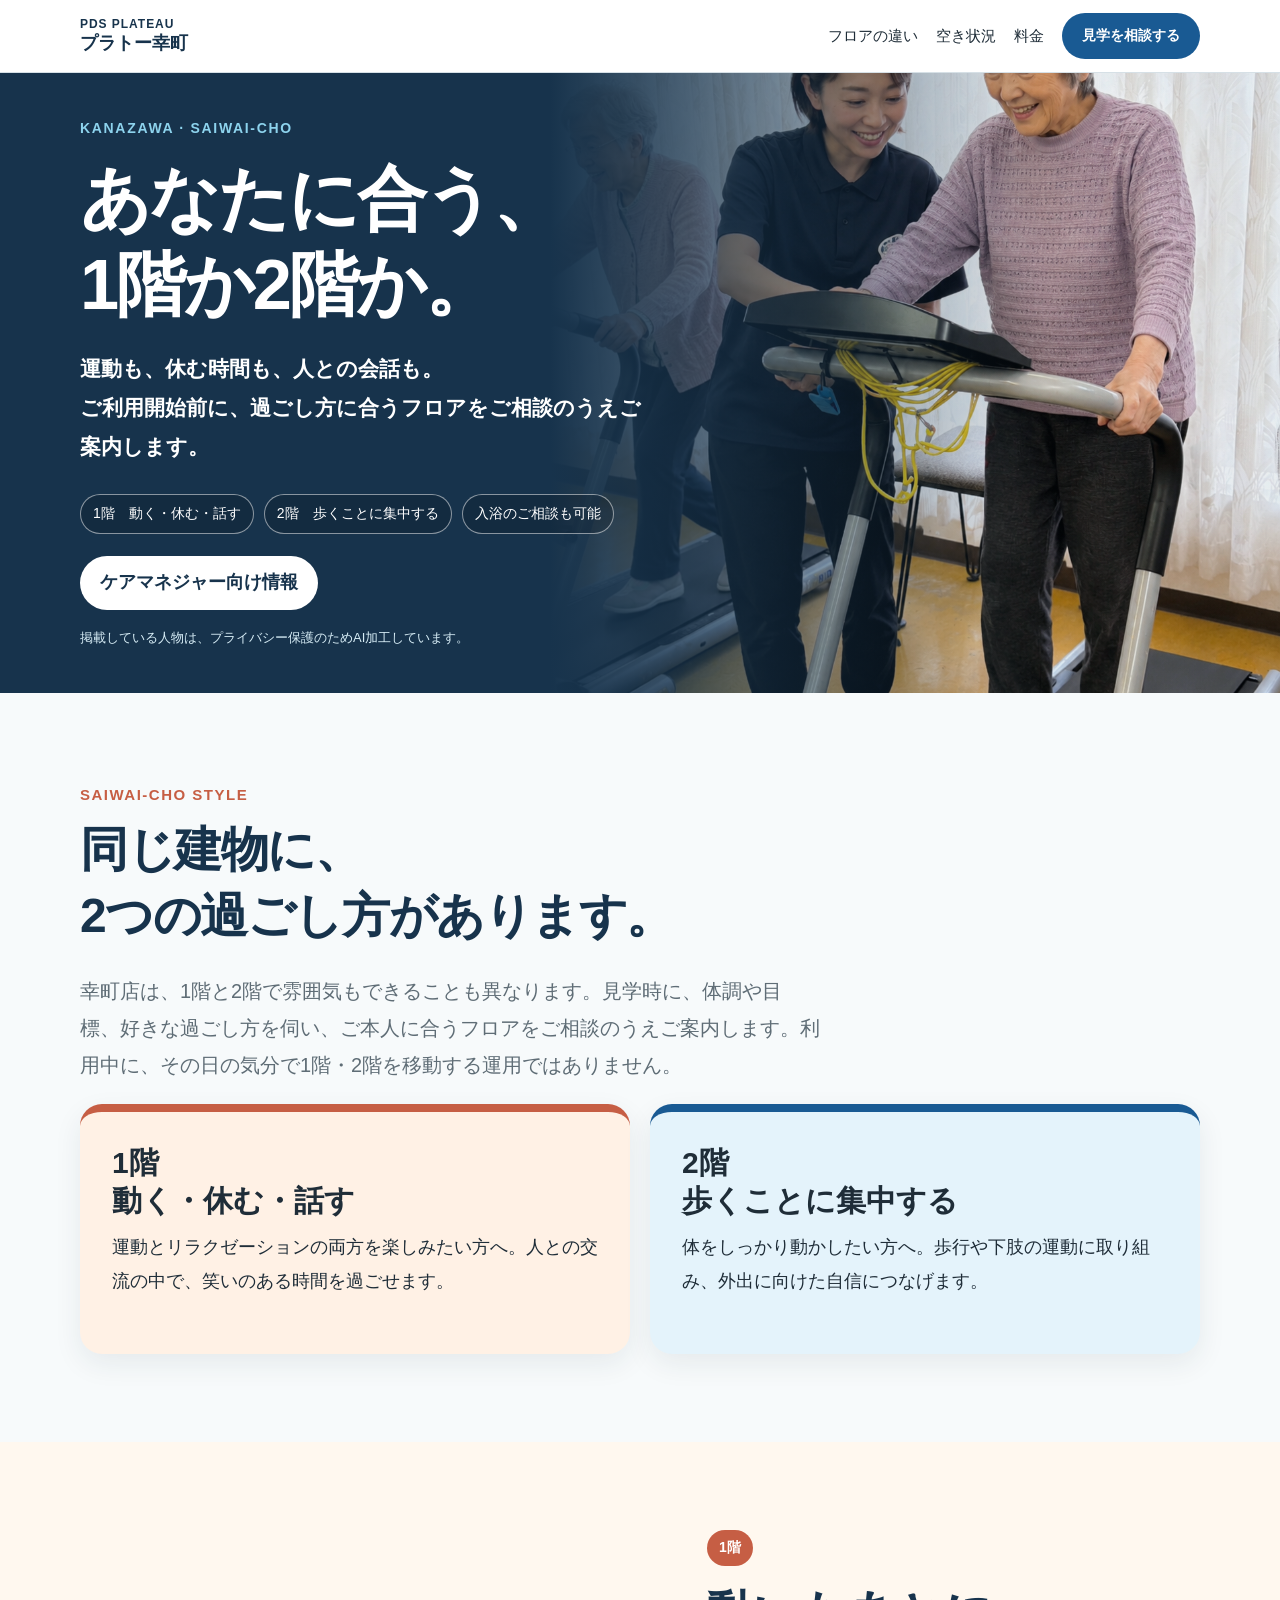
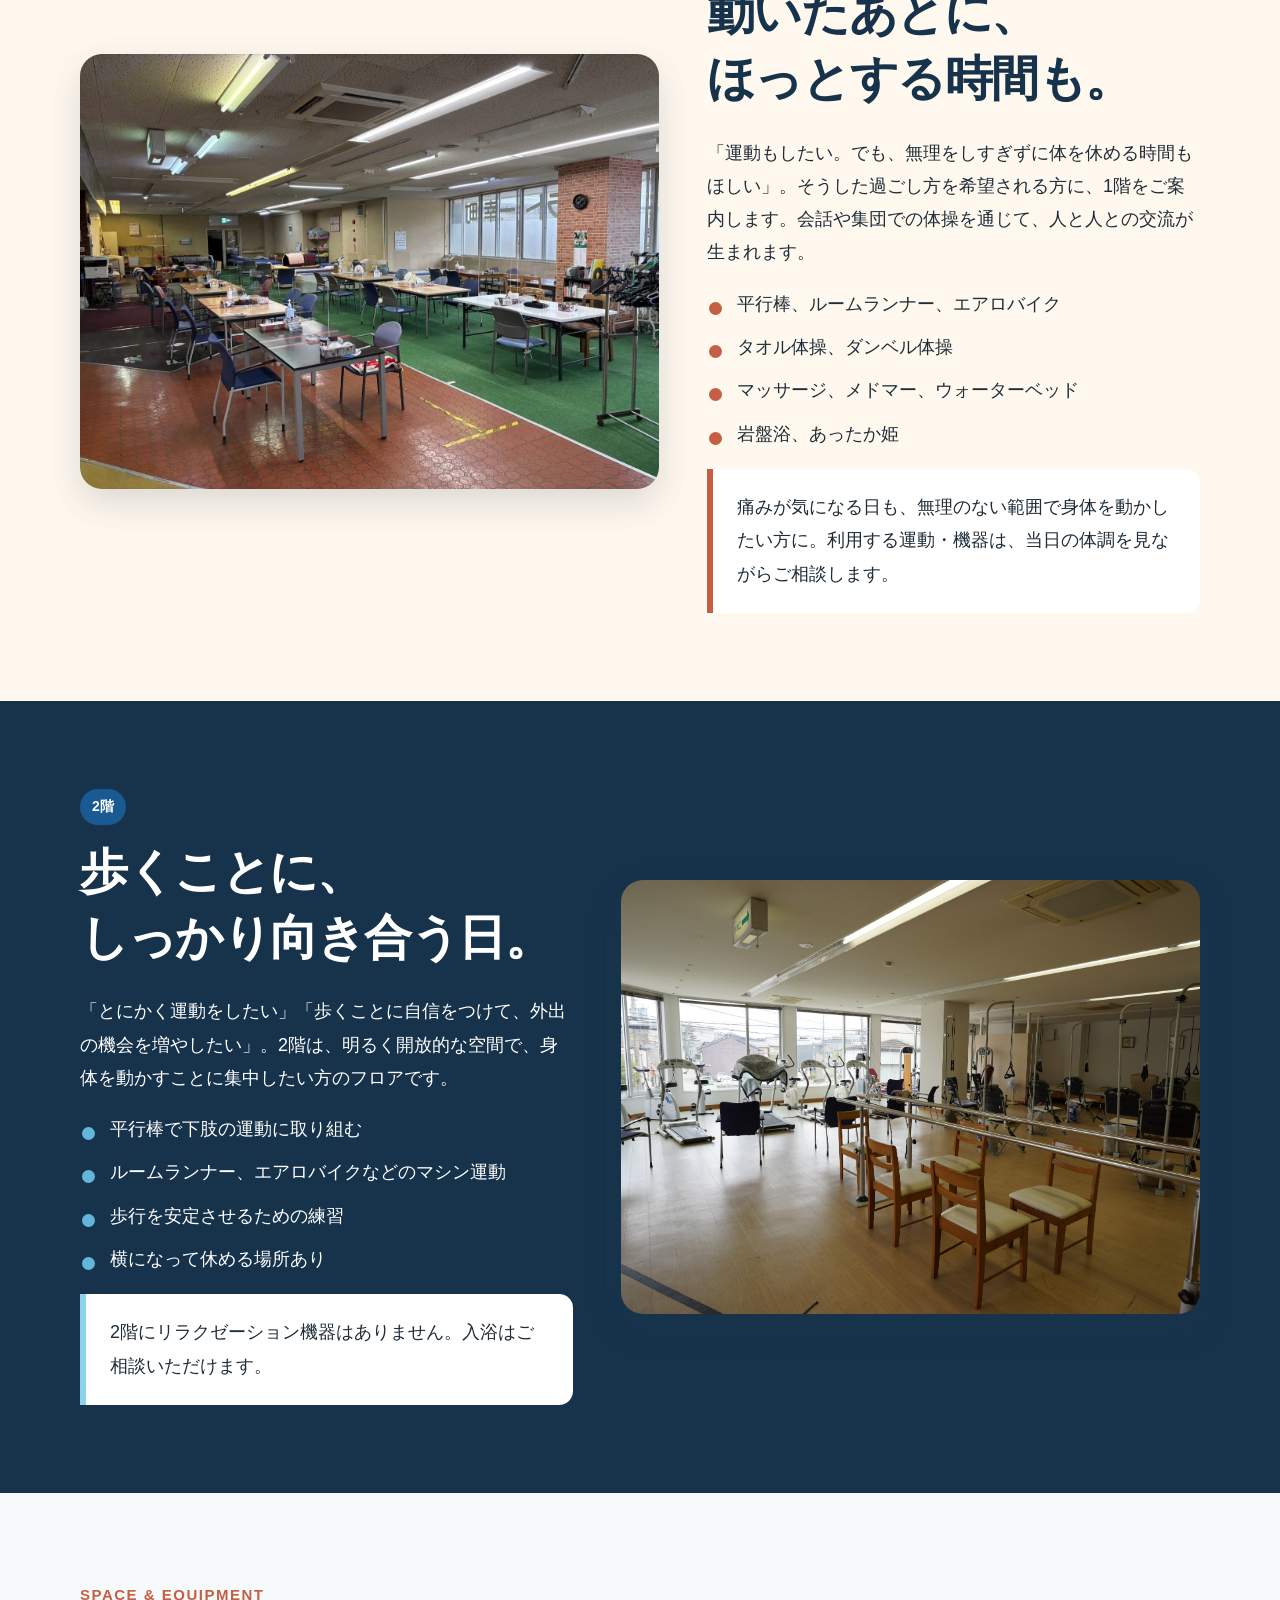
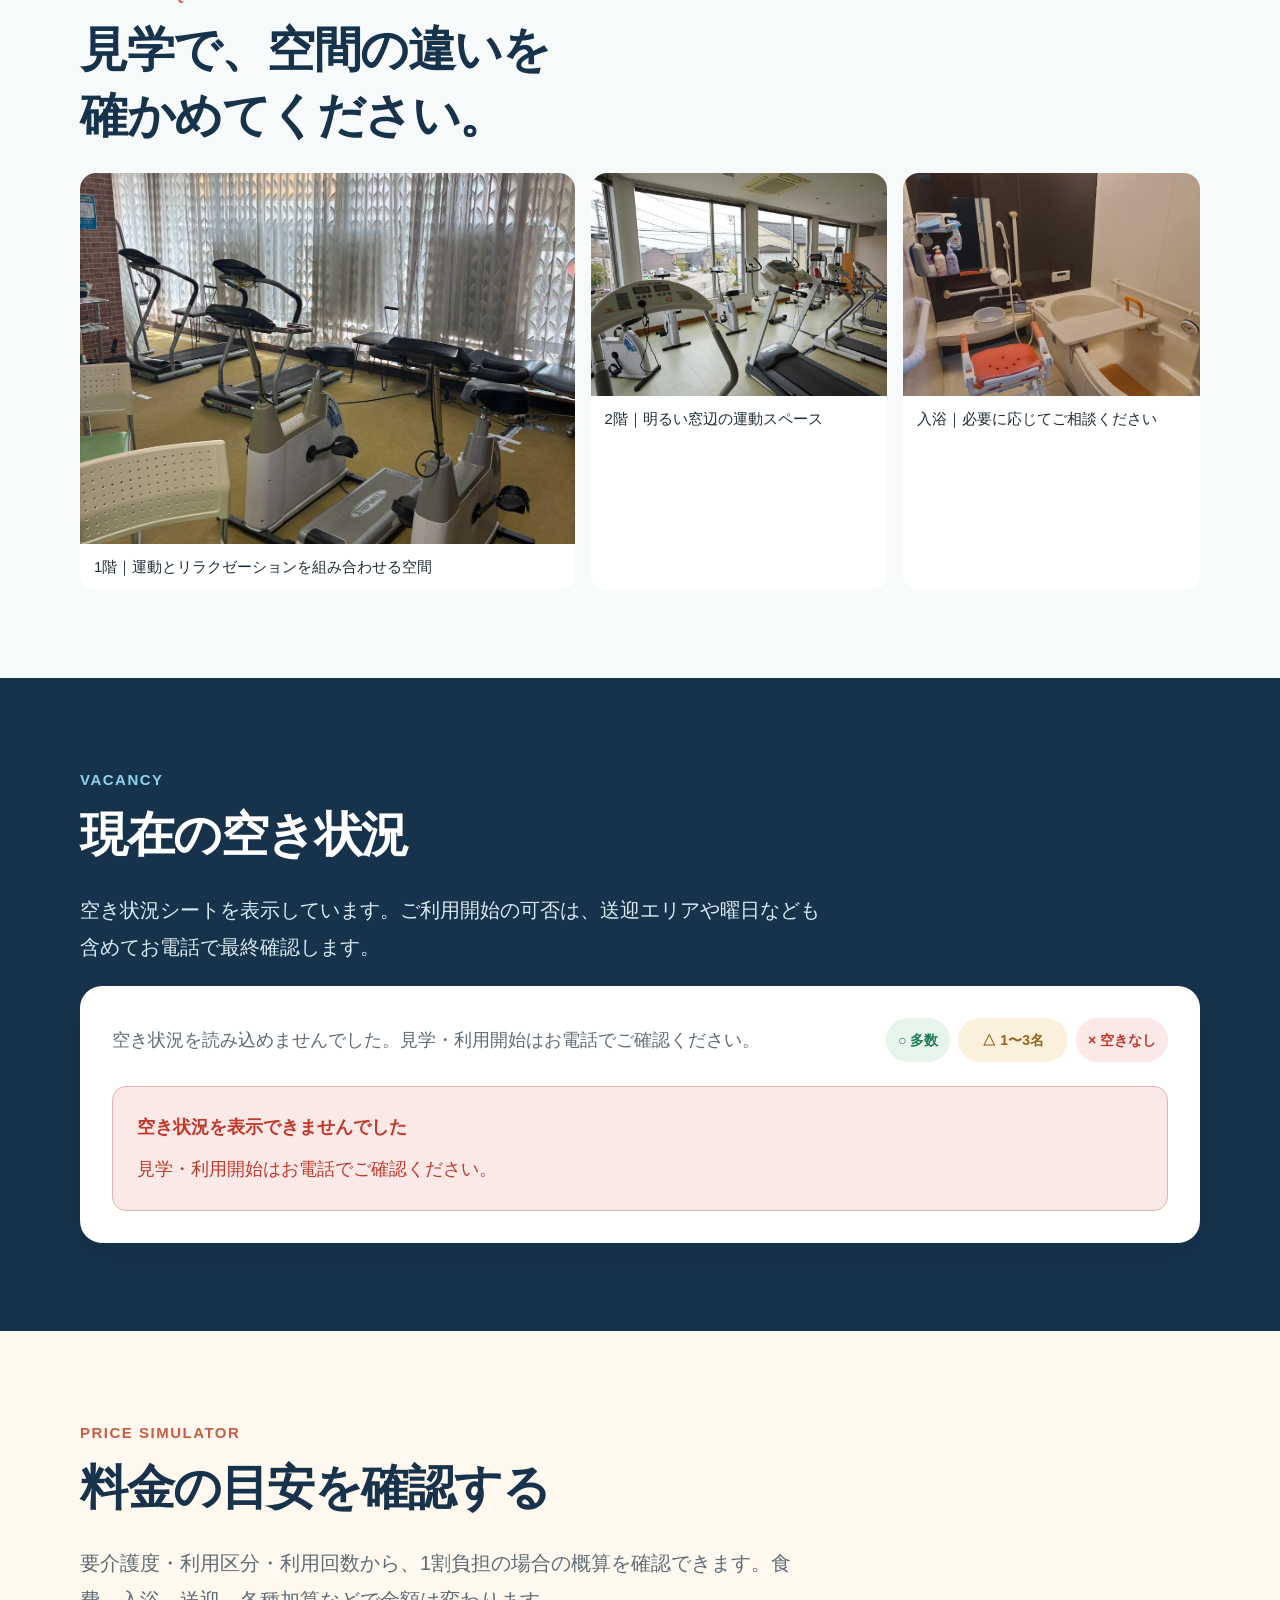
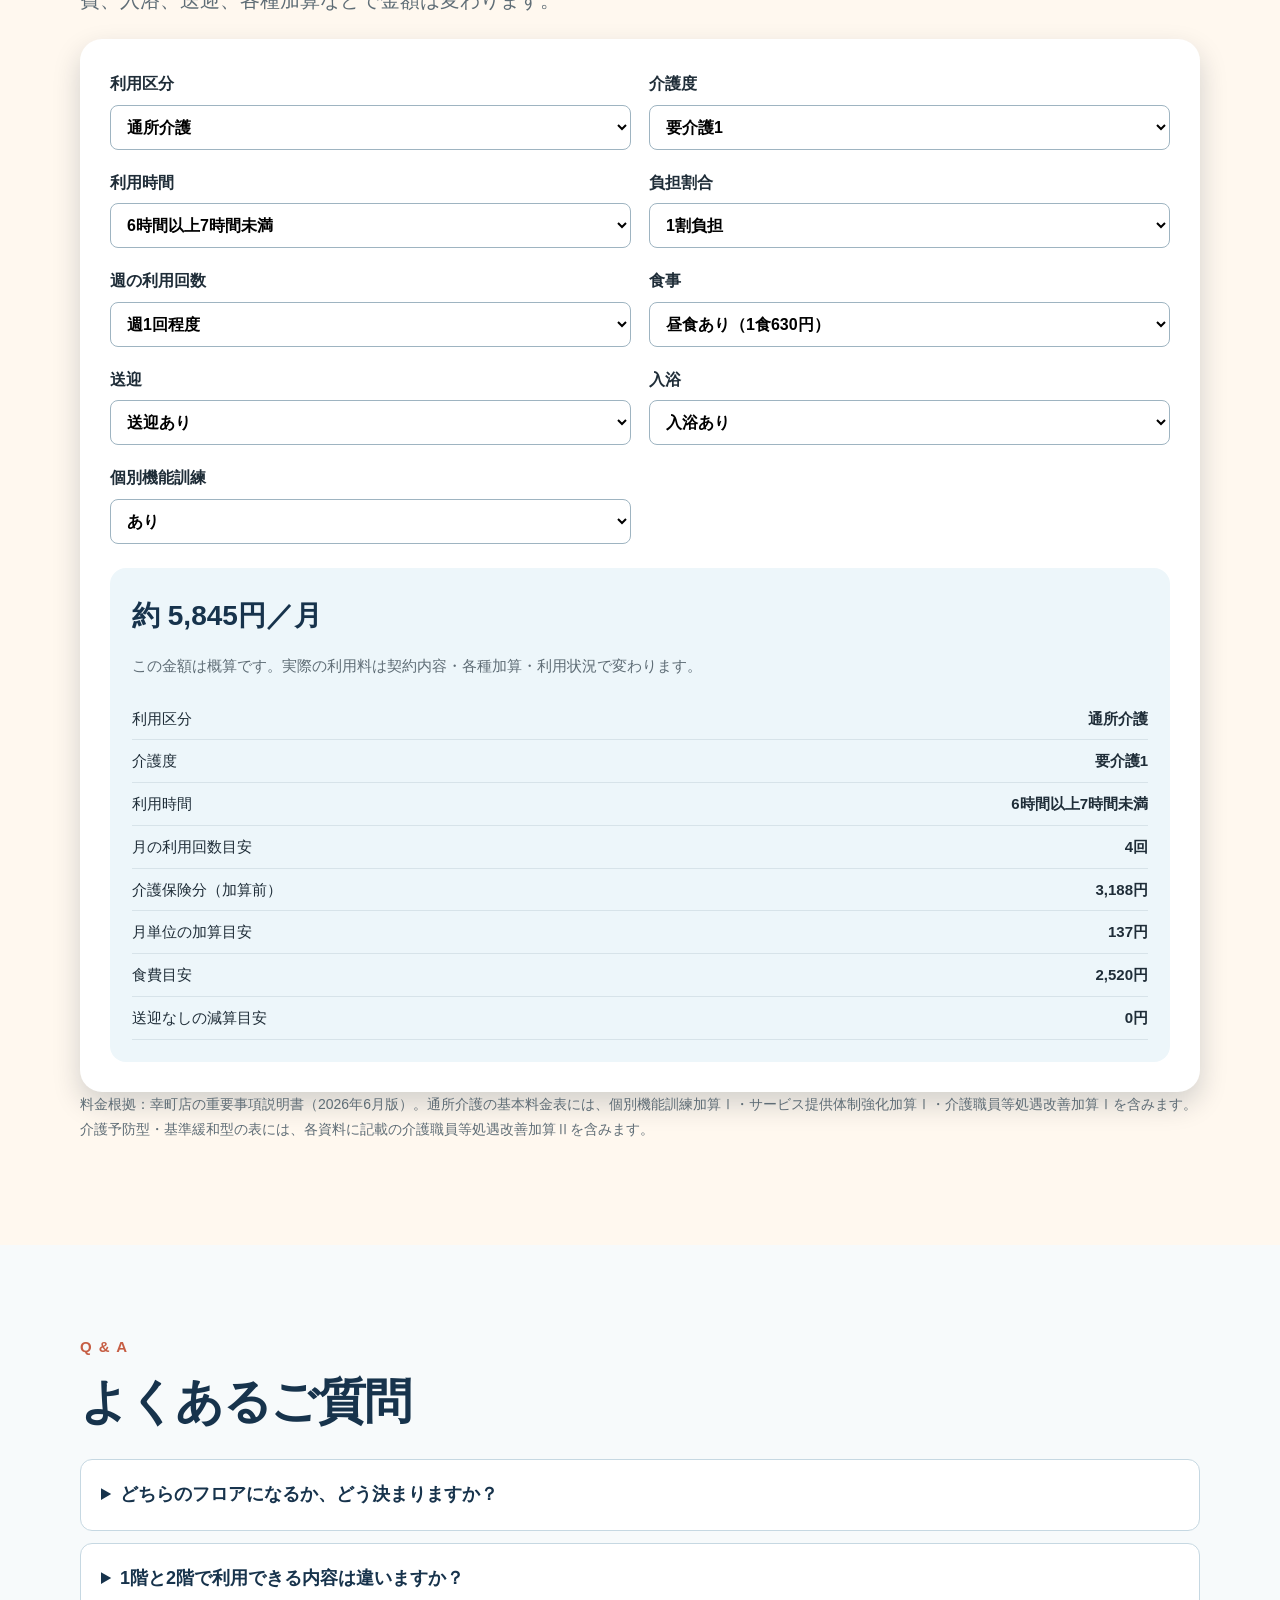
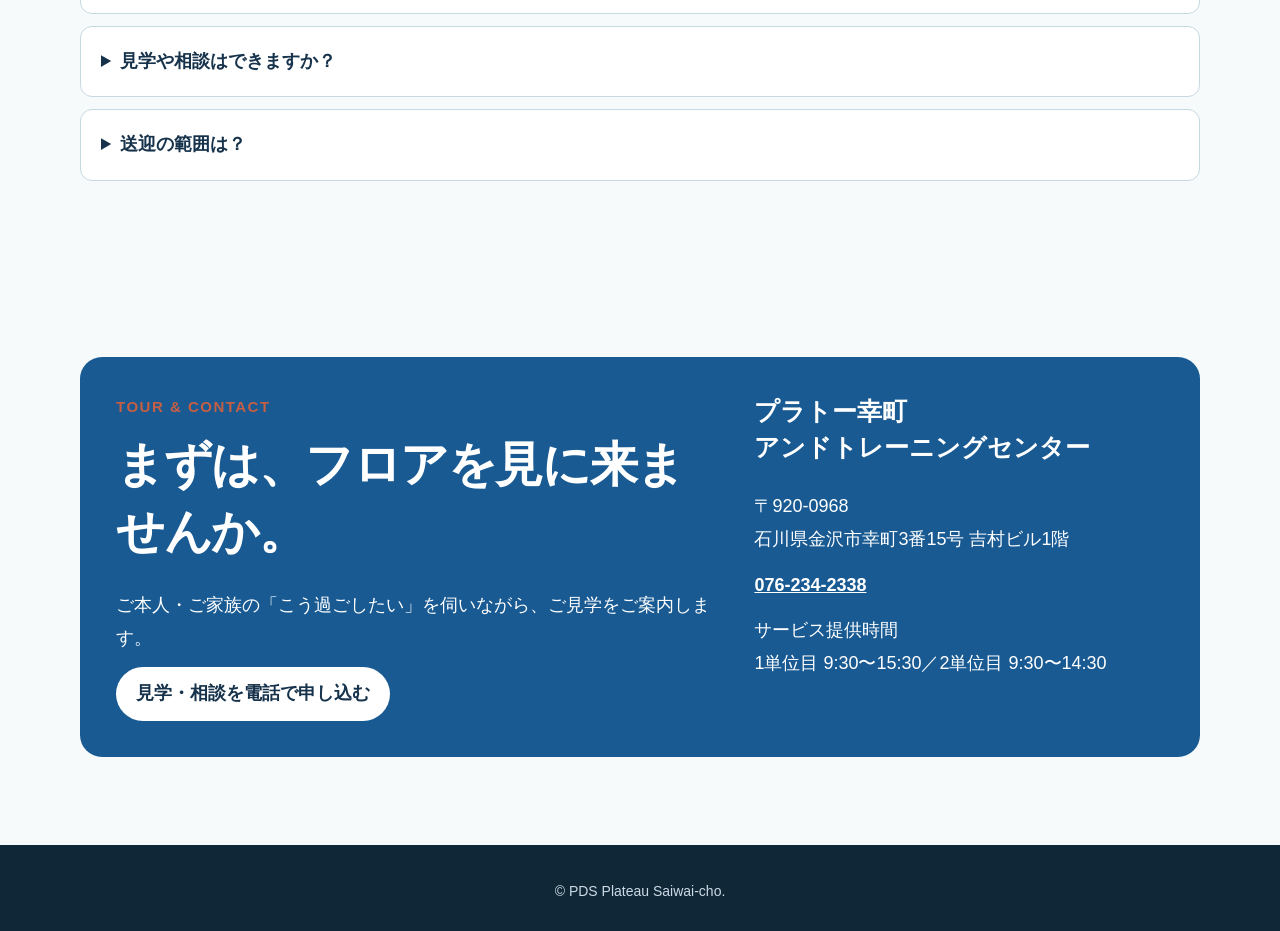
<file: index.html>
<!doctype html>
<html lang="ja">
<head>
  <meta charset="utf-8">
  <meta name="viewport" content="width=device-width, initial-scale=1">
  <meta name="robots" content="noindex,nofollow">
  <link rel="icon" href="favicon.svg" type="image/svg+xml">
  <title>プラトー幸町アンドトレーニングセンター｜金沢市のデイサービス</title>
  <meta name="description" content="金沢市幸町のプラトー幸町アンドトレーニングセンター。1階は運動とリラクゼーション、2階は運動に集中できるデイサービスです。">
  <link rel="stylesheet" href="assets/saiwaicho.css">
<link rel="stylesheet" href="mobile-review.css">
</head>
<body>
  <header class="site-header">
    <div class="header-inner">
      <a class="brand" href="#top"><small>PDS PLATEAU</small>プラトー幸町</a>
      <nav class="site-nav" aria-label="ページ内メニュー">
        <a href="#floors">フロアの違い</a><a href="#availability">空き状況</a><a href="#price">料金</a>
        <a class="nav-cta" href="#visit">見学を相談する</a>
      </nav>
    </div>
  </header>

  <main id="top">
    <section class="hero" aria-labelledby="hero-title">
      <div class="hero-media"><img src="assets/saiwaicho/hero-ai-training.png" alt="スタッフと一緒にルームランナーで運動する様子"></div>
      <div class="hero-inner">
        <div>
          <p class="eyebrow">KANAZAWA · SAIWAI-CHO</p>
          <h1 id="hero-title">あなたに合う、<br>1階か2階か。</h1>
          <p class="hero-lead">運動も、休む時間も、人との会話も。<br>ご利用開始前に、過ごし方に合うフロアをご相談のうえご案内します。</p>
	          <div class="hero-steps"><span>1階　動く・休む・話す</span><span>2階　歩くことに集中する</span><span>入浴のご相談も可能</span></div>
	          <a class="button hero-care-link" href="saiwaicho-caremanager.html">ケアマネジャー向け情報</a>
	          <p class="photo-note">掲載している人物は、プライバシー保護のためAI加工しています。</p>
        </div>
      </div>
    </section>

    <section class="section">
      <div class="container">
        <p class="section-kicker">SAIWAI-CHO STYLE</p>
        <h2>同じ建物に、<br>2つの過ごし方があります。</h2>
        <p class="lede">幸町店は、1階と2階で雰囲気もできることも異なります。見学時に、体調や目標、好きな過ごし方を伺い、ご本人に合うフロアをご相談のうえご案内します。利用中に、その日の気分で1階・2階を移動する運用ではありません。</p>
        <div class="floor-choice" id="floors">
          <a class="choice-card choice-card--one" href="#floor-one"><strong>1階<br>動く・休む・話す</strong>運動とリラクゼーションの両方を楽しみたい方へ。人との交流の中で、笑いのある時間を過ごせます。</a>
          <a class="choice-card choice-card--two" href="#floor-two"><strong>2階<br>歩くことに集中する</strong>体をしっかり動かしたい方へ。歩行や下肢の運動に取り組み、外出に向けた自信につなげます。</a>
        </div>
      </div>
    </section>

    <section class="section section--cream" id="floor-one">
      <div class="container floor-block">
        <div class="floor-image"><img src="assets/saiwaicho/floor-one.jpg" alt="1階のテーブルと運動スペース"></div>
        <div>
          <span class="floor-label">1階</span>
          <h2>動いたあとに、<br>ほっとする時間も。</h2>
          <p>「運動もしたい。でも、無理をしすぎずに体を休める時間もほしい」。そうした過ごし方を希望される方に、1階をご案内します。会話や集団での体操を通じて、人と人との交流が生まれます。</p>
          <ul class="feature-list">
            <li>平行棒、ルームランナー、エアロバイク</li>
            <li>タオル体操、ダンベル体操</li>
            <li>マッサージ、メドマー、ウォーターベッド</li>
            <li>岩盤浴、あったか姫</li>
          </ul>
          <div class="note-box">痛みが気になる日も、無理のない範囲で身体を動かしたい方に。利用する運動・機器は、当日の体調を見ながらご相談します。</div>
        </div>
      </div>
    </section>

    <section class="section section--blue" id="floor-two">
      <div class="container floor-block floor-block--reverse">
        <div>
          <span class="floor-label floor-label--two">2階</span>
          <h2>歩くことに、<br>しっかり向き合う日。</h2>
          <p>「とにかく運動をしたい」「歩くことに自信をつけて、外出の機会を増やしたい」。2階は、明るく開放的な空間で、身体を動かすことに集中したい方のフロアです。</p>
          <ul class="feature-list feature-list--two">
            <li>平行棒で下肢の運動に取り組む</li>
            <li>ルームランナー、エアロバイクなどのマシン運動</li>
            <li>歩行を安定させるための練習</li>
            <li>横になって休める場所あり</li>
          </ul>
          <div class="note-box">2階にリラクゼーション機器はありません。入浴はご相談いただけます。</div>
        </div>
        <div class="floor-image"><img src="assets/saiwaicho/floor-two-wide.jpg" alt="2階の平行棒と運動機器があるスペース"></div>
      </div>
    </section>

    <section class="section">
      <div class="container">
        <p class="section-kicker">SPACE & EQUIPMENT</p>
        <h2>見学で、空間の違いを<br>確かめてください。</h2>
        <div class="gallery">
          <figure><img src="assets/saiwaicho/floor-one-cardio.jpg" alt="1階のエアロバイクとルームランナー"><figcaption>1階｜運動とリラクゼーションを組み合わせる空間</figcaption></figure>
          <figure><img src="assets/saiwaicho/floor-two-cardio.jpg" alt="2階のルームランナーとエアロバイク"><figcaption>2階｜明るい窓辺の運動スペース</figcaption></figure>
          <figure><img src="assets/saiwaicho/bath.jpg" alt="手すりと入浴用椅子のある浴室"><figcaption>入浴｜必要に応じてご相談ください</figcaption></figure>
        </div>
      </div>
    </section>

    <section class="section section--blue" id="availability">
      <div class="container">
        <p class="section-kicker">VACANCY</p>
        <h2>現在の空き状況</h2>
        <p class="lede">空き状況シートを表示しています。ご利用開始の可否は、送迎エリアや曜日なども含めてお電話で最終確認します。</p>
        <div class="availability-wrap" data-pds-availability></div>
      </div>
    </section>

    <section class="section section--cream" id="price">
      <div class="container">
        <p class="section-kicker">PRICE SIMULATOR</p>
        <h2>料金の目安を確認する</h2>
        <p class="lede">要介護度・利用区分・利用回数から、1割負担の場合の概算を確認できます。食費、入浴、送迎、各種加算などで金額は変わります。</p>
        <div class="simulator" data-pds-simulator></div>
        <p class="source-note">料金根拠：幸町店の重要事項説明書（2026年6月版）。通所介護の基本料金表には、個別機能訓練加算Ⅰ・サービス提供体制強化加算Ⅰ・介護職員等処遇改善加算Ⅰを含みます。介護予防型・基準緩和型の表には、各資料に記載の介護職員等処遇改善加算Ⅱを含みます。</p>
      </div>
    </section>

    <section class="section">
      <div class="container">
        <p class="section-kicker">Q & A</p>
        <h2>よくあるご質問</h2>
        <div class="faq">
          <details><summary>どちらのフロアになるか、どう決まりますか？</summary><p>運動量、休憩の取り方、人との交流などのご希望を伺い、ご利用開始前にご相談のうえフロアをご案内します。利用中に、その日の気分で1階・2階を移動する運用ではありません。</p></details>
          <details><summary>1階と2階で利用できる内容は違いますか？</summary><p>1階は運動とリラクゼーション、2階は運動に集中できる環境です。2階にはリラクゼーション機器はありませんが、横になって休める場所があり、入浴もご相談いただけます。</p></details>
          <details><summary>見学や相談はできますか？</summary><p>可能です。曜日ごとの空き状況も含め、まずはお気軽にお電話ください。</p></details>
          <details><summary>送迎の範囲は？</summary><p>通常の実施地域は金沢市です。詳しい送迎可否は住所と曜日を伺って確認します。</p></details>
        </div>
      </div>
    </section>

    <section class="section" id="visit">
      <div class="container contact">
        <div><p class="section-kicker">TOUR & CONTACT</p><h2>まずは、フロアを見に来ませんか。</h2><p>ご本人・ご家族の「こう過ごしたい」を伺いながら、ご見学をご案内します。</p><a class="button" href="tel:0762342338">見学・相談を電話で申し込む</a></div>
        <div><h3>プラトー幸町<br>アンドトレーニングセンター</h3><p>〒920-0968<br>石川県金沢市幸町3番15号 吉村ビル1階</p><p><a href="tel:0762342338">076-234-2338</a></p><p>サービス提供時間<br>1単位目 9:30〜15:30／2単位目 9:30〜14:30</p></div>
      </div>
    </section>
  </main>
  <footer class="footer">© PDS Plateau Saiwai-cho.</footer>
  <script src="assets/saiwaicho-config.js"></script>
  <script src="assets/saiwaicho-tools.js"></script>
  <script>window.PDSSaiwaichoTools.init(window.PDSSaiwaichoConfig);</script>
<script src="mobile-review.js"></script>
</body>
</html>
</file>
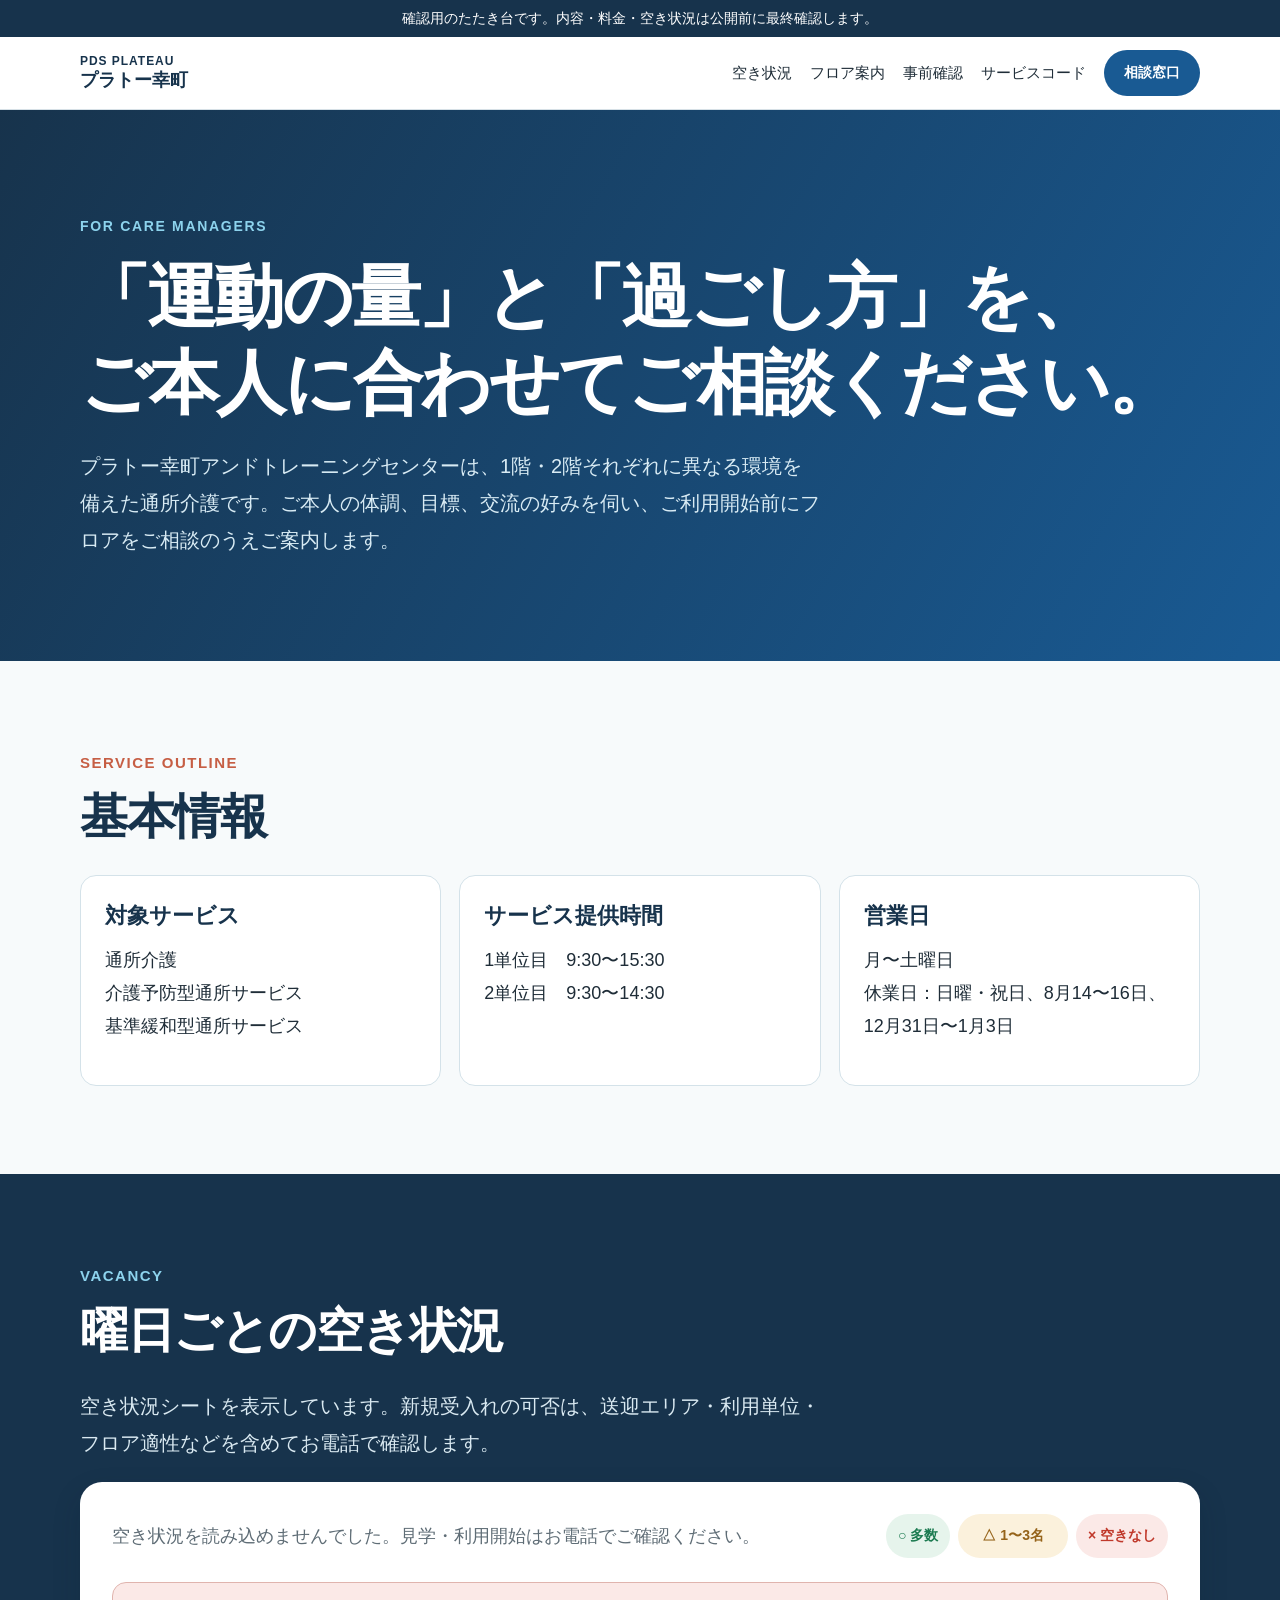
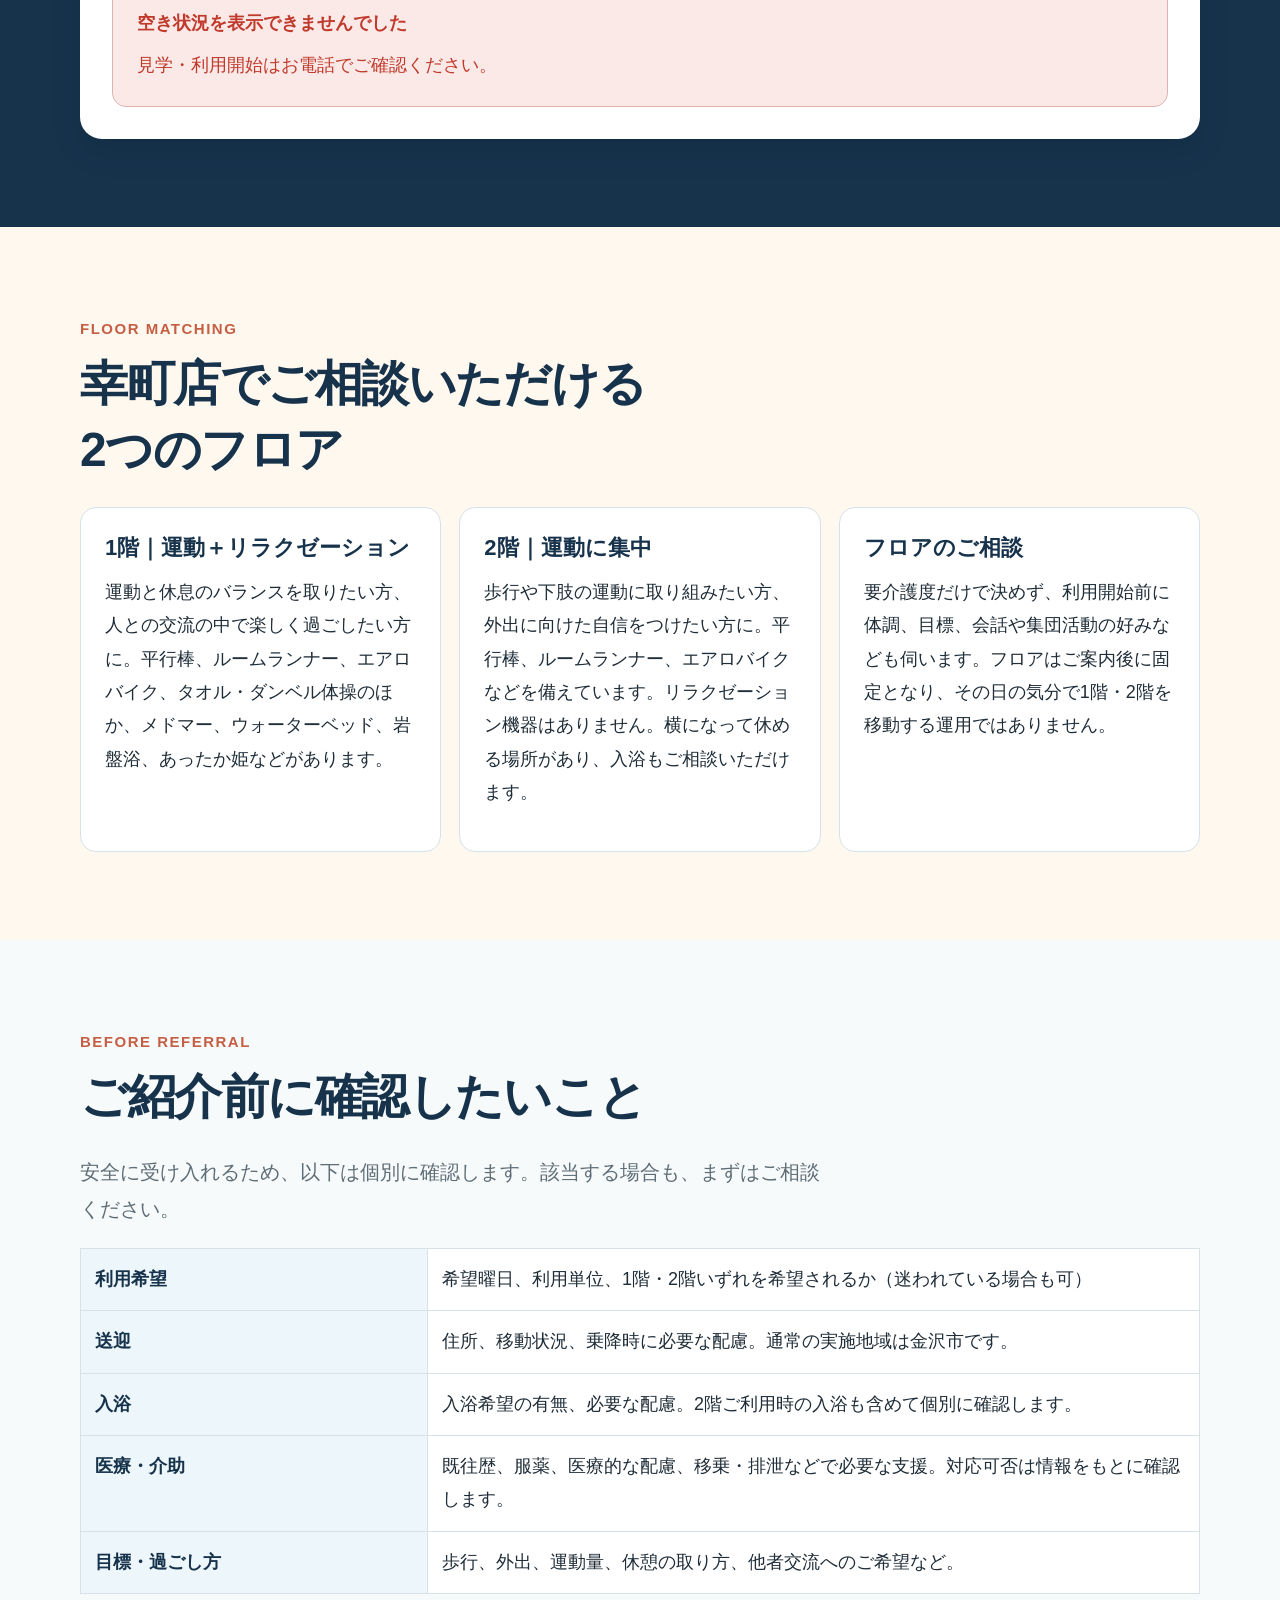
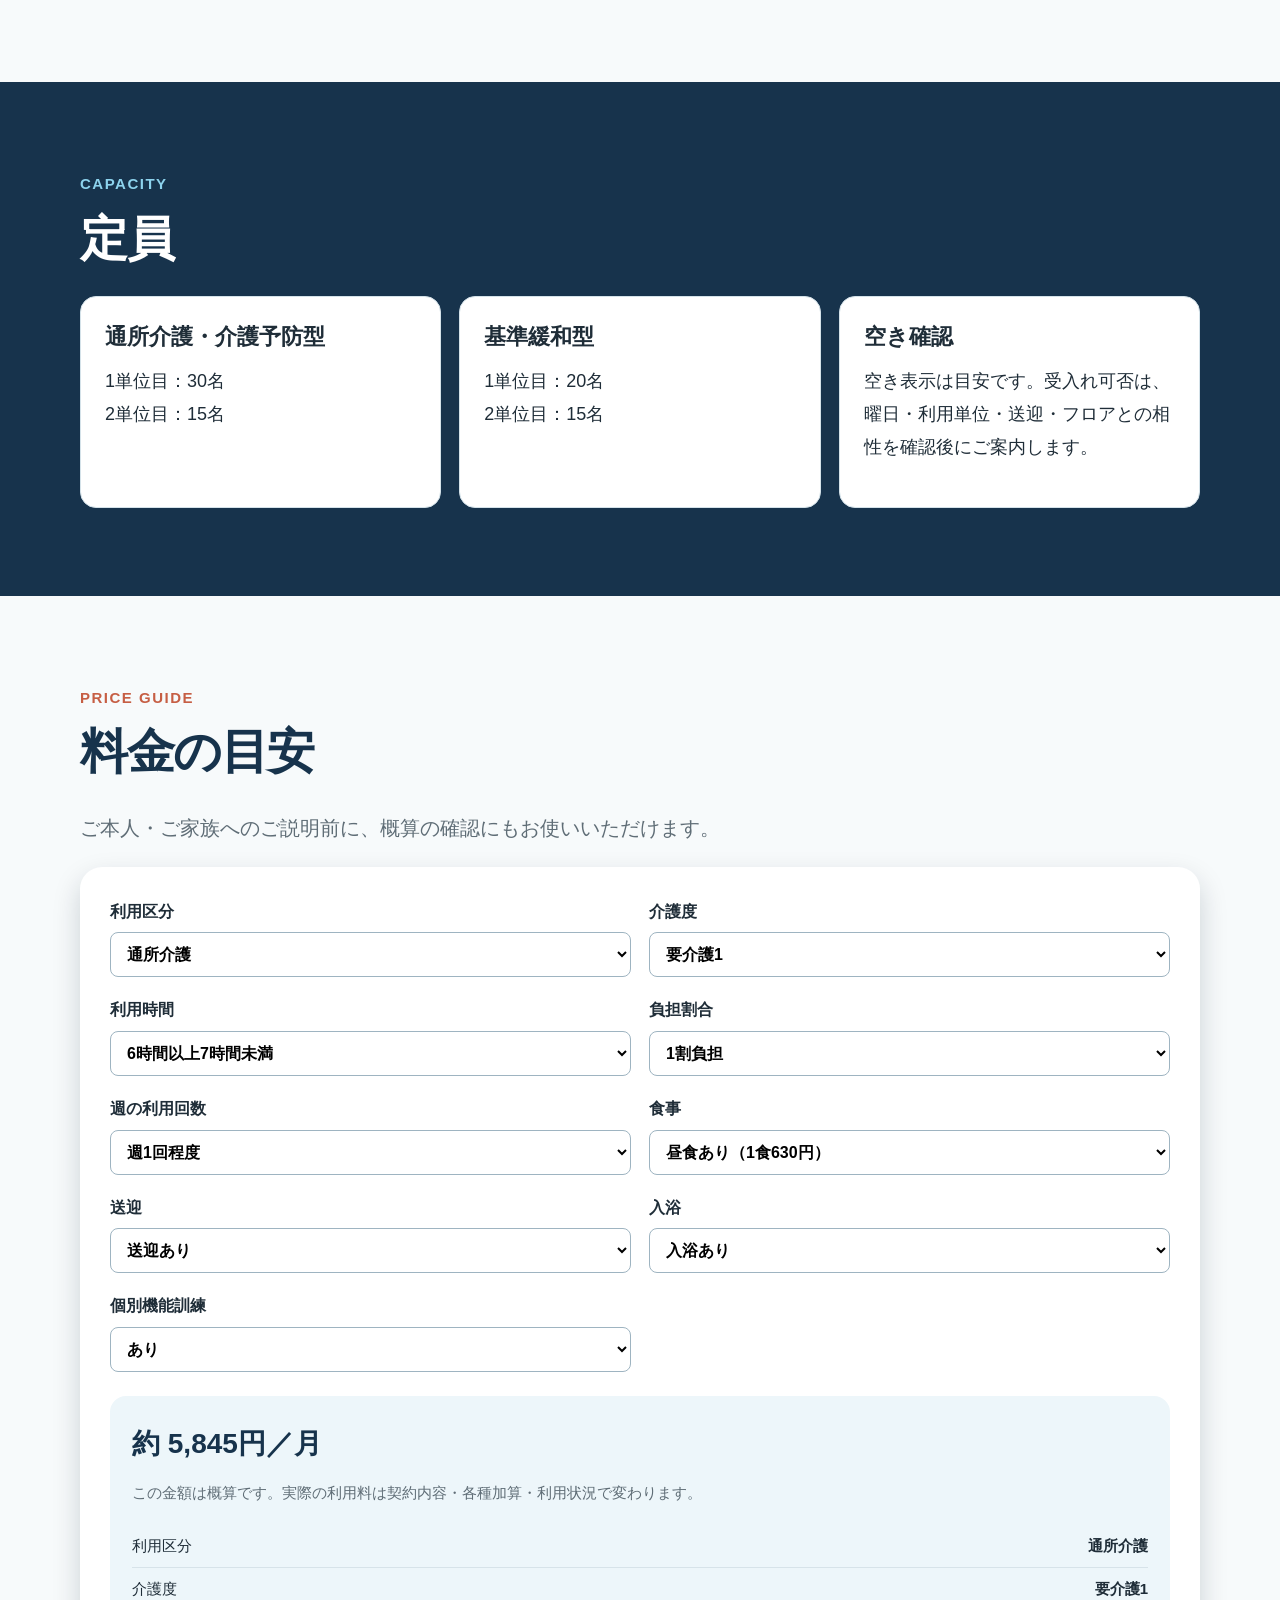
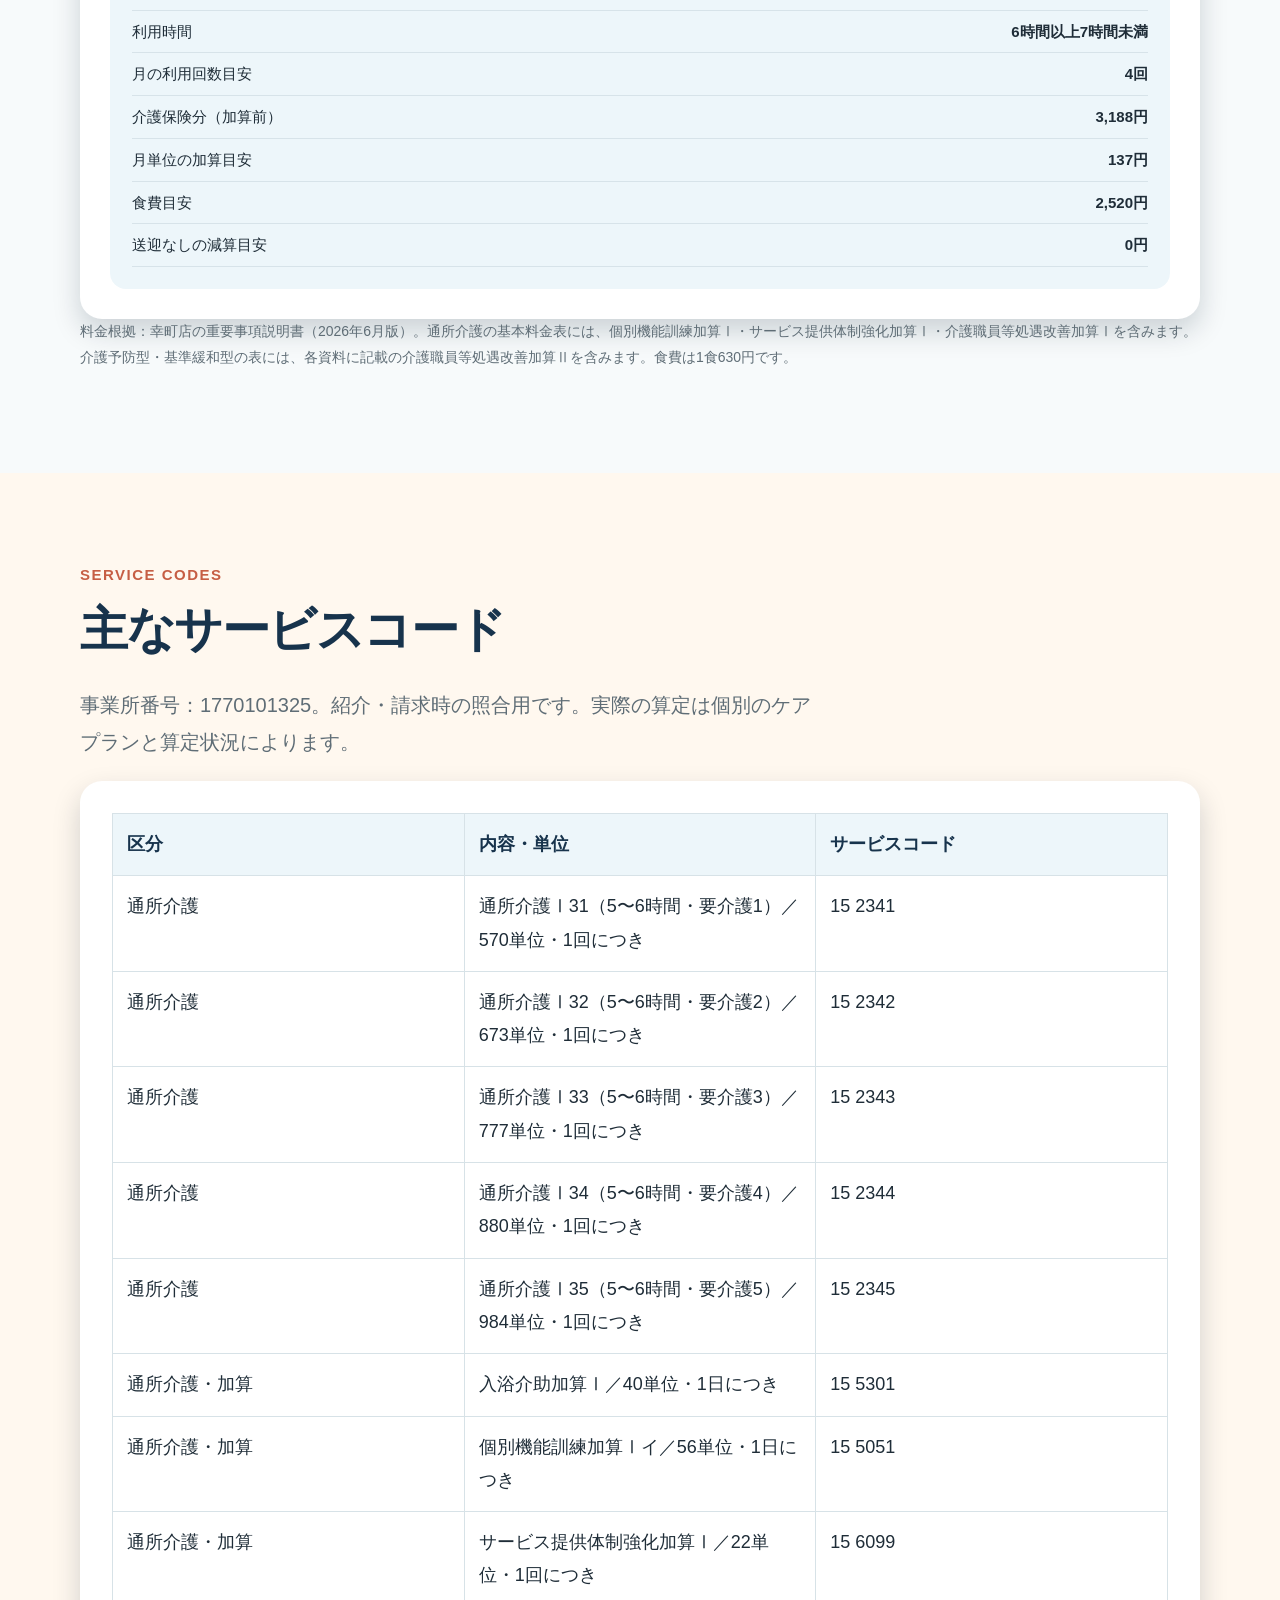
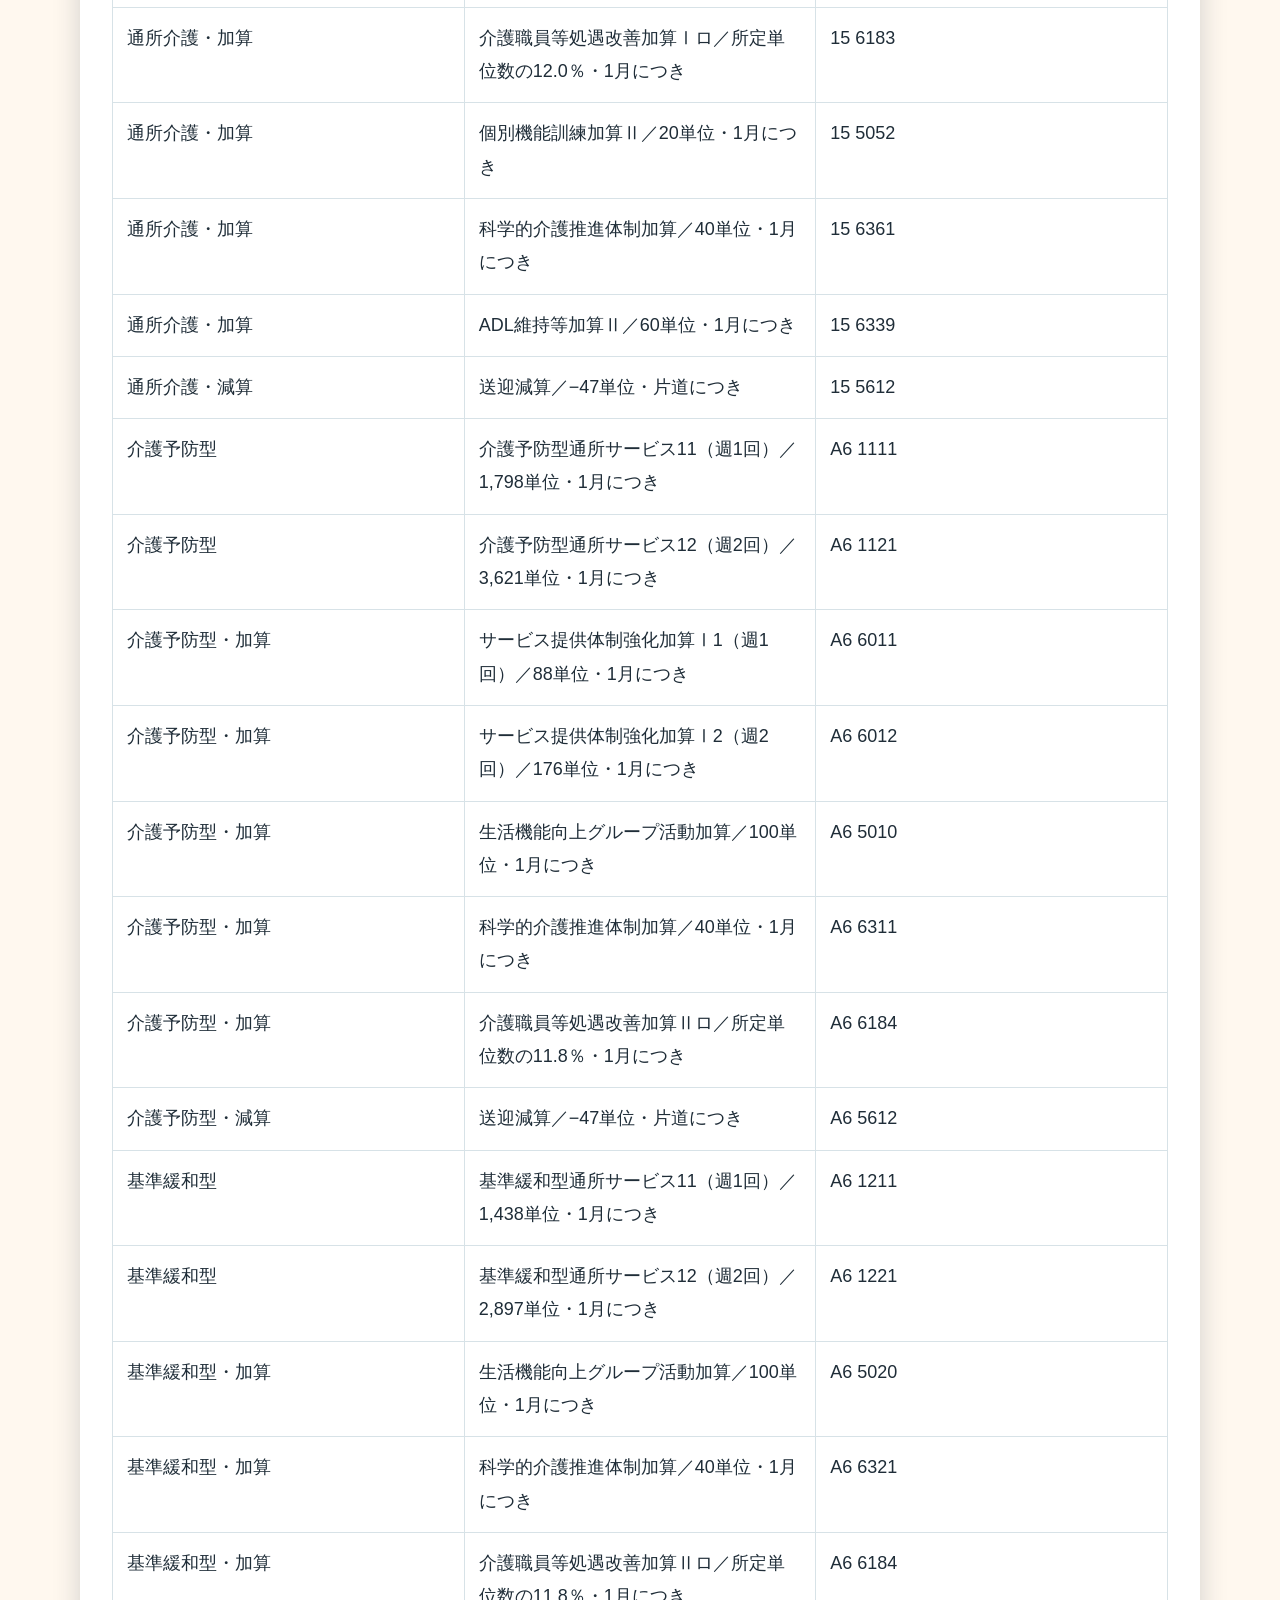
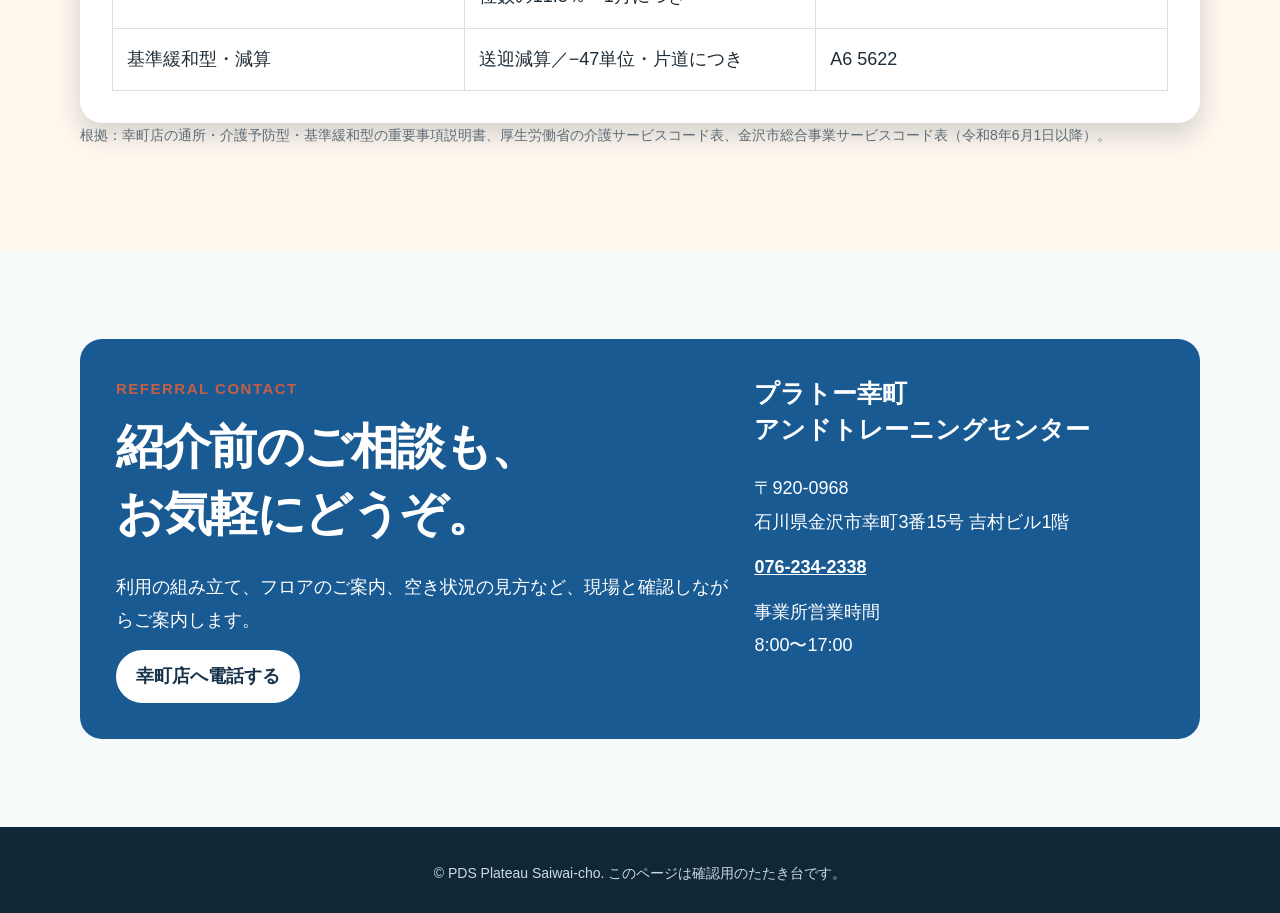
<file: saiwaicho-caremanager.html>
<!doctype html>
<html lang="ja">
<head>
  <meta charset="utf-8">
  <meta name="viewport" content="width=device-width, initial-scale=1">
  <meta name="robots" content="noindex,nofollow">
  <link rel="icon" href="favicon.svg" type="image/svg+xml">
  <title>ケアマネジャーの皆さまへ｜プラトー幸町アンドトレーニングセンター</title>
  <meta name="description" content="プラトー幸町アンドトレーニングセンターのケアマネジャー向け案内。フロアの特徴、空き状況、料金の目安、事前確認事項を掲載しています。">
  <link rel="stylesheet" href="assets/saiwaicho.css">
<link rel="stylesheet" href="mobile-review.css">
</head>
<body class="pds-call-page">
  <div class="draft-banner">確認用のたたき台です。内容・料金・空き状況は公開前に最終確認します。</div>
  <header class="site-header">
    <div class="header-inner">
      <a class="brand" href="saiwaicho.html"><small>PDS PLATEAU</small>プラトー幸町</a>
      <nav class="site-nav" aria-label="ページ内メニュー">
	        <a href="#availability">空き状況</a><a href="#floors">フロア案内</a><a href="#confirm">事前確認</a><a href="#codes">サービスコード</a>
        <a class="nav-cta" href="#contact">相談窓口</a>
      </nav>
    </div>
  </header>

  <main>
    <section class="care-hero">
      <div class="container">
        <p class="eyebrow">FOR CARE MANAGERS</p>
        <h1>「運動の量」と「過ごし方」を、<br>ご本人に合わせてご相談ください。</h1>
        <p class="lede">プラトー幸町アンドトレーニングセンターは、1階・2階それぞれに異なる環境を備えた通所介護です。ご本人の体調、目標、交流の好みを伺い、ご利用開始前にフロアをご相談のうえご案内します。</p>
      </div>
    </section>

    <section class="section">
      <div class="container">
        <p class="section-kicker">SERVICE OUTLINE</p>
        <h2>基本情報</h2>
        <div class="care-grid">
          <article class="care-card"><h3>対象サービス</h3><p>通所介護<br>介護予防型通所サービス<br>基準緩和型通所サービス</p></article>
          <article class="care-card"><h3>サービス提供時間</h3><p>1単位目　9:30〜15:30<br>2単位目　9:30〜14:30</p></article>
          <article class="care-card"><h3>営業日</h3><p>月〜土曜日<br>休業日：日曜・祝日、8月14〜16日、12月31日〜1月3日</p></article>
        </div>
      </div>
    </section>

    <section class="section section--blue" id="availability">
      <div class="container">
        <p class="section-kicker">VACANCY</p>
        <h2>曜日ごとの空き状況</h2>
        <p class="lede">空き状況シートを表示しています。新規受入れの可否は、送迎エリア・利用単位・フロア適性などを含めてお電話で確認します。</p>
        <div class="availability-wrap" data-pds-availability></div>
      </div>
    </section>

    <section class="section section--cream" id="floors">
      <div class="container">
        <p class="section-kicker">FLOOR MATCHING</p>
        <h2>幸町店でご相談いただける<br>2つのフロア</h2>
        <div class="care-grid">
          <article class="care-card"><h3>1階｜運動＋リラクゼーション</h3><p>運動と休息のバランスを取りたい方、人との交流の中で楽しく過ごしたい方に。平行棒、ルームランナー、エアロバイク、タオル・ダンベル体操のほか、メドマー、ウォーターベッド、岩盤浴、あったか姫などがあります。</p></article>
          <article class="care-card"><h3>2階｜運動に集中</h3><p>歩行や下肢の運動に取り組みたい方、外出に向けた自信をつけたい方に。平行棒、ルームランナー、エアロバイクなどを備えています。リラクゼーション機器はありません。横になって休める場所があり、入浴もご相談いただけます。</p></article>
          <article class="care-card"><h3>フロアのご相談</h3><p>要介護度だけで決めず、利用開始前に体調、目標、会話や集団活動の好みなども伺います。フロアはご案内後に固定となり、その日の気分で1階・2階を移動する運用ではありません。</p></article>
        </div>
      </div>
    </section>

    <section class="section" id="confirm">
      <div class="container">
        <p class="section-kicker">BEFORE REFERRAL</p>
        <h2>ご紹介前に確認したいこと</h2>
        <p class="lede">安全に受け入れるため、以下は個別に確認します。該当する場合も、まずはご相談ください。</p>
        <table class="confirm-table">
          <tbody>
            <tr><th>利用希望</th><td>希望曜日、利用単位、1階・2階いずれを希望されるか（迷われている場合も可）</td></tr>
            <tr><th>送迎</th><td>住所、移動状況、乗降時に必要な配慮。通常の実施地域は金沢市です。</td></tr>
            <tr><th>入浴</th><td>入浴希望の有無、必要な配慮。2階ご利用時の入浴も含めて個別に確認します。</td></tr>
            <tr><th>医療・介助</th><td>既往歴、服薬、医療的な配慮、移乗・排泄などで必要な支援。対応可否は情報をもとに確認します。</td></tr>
            <tr><th>目標・過ごし方</th><td>歩行、外出、運動量、休憩の取り方、他者交流へのご希望など。</td></tr>
          </tbody>
        </table>
      </div>
    </section>

    <section class="section section--blue">
      <div class="container">
        <p class="section-kicker">CAPACITY</p>
        <h2>定員</h2>
        <div class="care-grid">
          <article class="care-card"><h3>通所介護・介護予防型</h3><p>1単位目：30名<br>2単位目：15名</p></article>
          <article class="care-card"><h3>基準緩和型</h3><p>1単位目：20名<br>2単位目：15名</p></article>
          <article class="care-card"><h3>空き確認</h3><p>空き表示は目安です。受入れ可否は、曜日・利用単位・送迎・フロアとの相性を確認後にご案内します。</p></article>
        </div>
      </div>
    </section>

	    <section class="section" id="price">
      <div class="container">
        <p class="section-kicker">PRICE GUIDE</p>
        <h2>料金の目安</h2>
        <p class="lede">ご本人・ご家族へのご説明前に、概算の確認にもお使いいただけます。</p>
        <div class="simulator" data-pds-simulator></div>
        <p class="source-note">料金根拠：幸町店の重要事項説明書（2026年6月版）。通所介護の基本料金表には、個別機能訓練加算Ⅰ・サービス提供体制強化加算Ⅰ・介護職員等処遇改善加算Ⅰを含みます。介護予防型・基準緩和型の表には、各資料に記載の介護職員等処遇改善加算Ⅱを含みます。食費は1食630円です。</p>
      </div>
	    </section>

	    <section class="section section--cream" id="codes">
	      <div class="container">
	        <p class="section-kicker">SERVICE CODES</p>
	        <h2>主なサービスコード</h2>
	        <p class="lede">事業所番号：1770101325。紹介・請求時の照合用です。実際の算定は個別のケアプランと算定状況によります。</p>
	        <div class="availability-wrap"><table class="confirm-table"><thead><tr><th>区分</th><th>内容・単位</th><th>サービスコード</th></tr></thead><tbody>
	          <tr><td>通所介護</td><td>通所介護Ⅰ31（5〜6時間・要介護1）／570単位・1回につき</td><td>15 2341</td></tr>
	          <tr><td>通所介護</td><td>通所介護Ⅰ32（5〜6時間・要介護2）／673単位・1回につき</td><td>15 2342</td></tr>
	          <tr><td>通所介護</td><td>通所介護Ⅰ33（5〜6時間・要介護3）／777単位・1回につき</td><td>15 2343</td></tr>
	          <tr><td>通所介護</td><td>通所介護Ⅰ34（5〜6時間・要介護4）／880単位・1回につき</td><td>15 2344</td></tr>
	          <tr><td>通所介護</td><td>通所介護Ⅰ35（5〜6時間・要介護5）／984単位・1回につき</td><td>15 2345</td></tr>
	          <tr><td>通所介護・加算</td><td>入浴介助加算Ⅰ／40単位・1日につき</td><td>15 5301</td></tr>
	          <tr><td>通所介護・加算</td><td>個別機能訓練加算Ⅰイ／56単位・1日につき</td><td>15 5051</td></tr>
	          <tr><td>通所介護・加算</td><td>サービス提供体制強化加算Ⅰ／22単位・1回につき</td><td>15 6099</td></tr>
	          <tr><td>通所介護・加算</td><td>介護職員等処遇改善加算Ⅰロ／所定単位数の12.0％・1月につき</td><td>15 6183</td></tr>
	          <tr><td>通所介護・加算</td><td>個別機能訓練加算Ⅱ／20単位・1月につき</td><td>15 5052</td></tr>
	          <tr><td>通所介護・加算</td><td>科学的介護推進体制加算／40単位・1月につき</td><td>15 6361</td></tr>
	          <tr><td>通所介護・加算</td><td>ADL維持等加算Ⅱ／60単位・1月につき</td><td>15 6339</td></tr>
	          <tr><td>通所介護・減算</td><td>送迎減算／−47単位・片道につき</td><td>15 5612</td></tr>
	          <tr><td>介護予防型</td><td>介護予防型通所サービス11（週1回）／1,798単位・1月につき</td><td>A6 1111</td></tr>
	          <tr><td>介護予防型</td><td>介護予防型通所サービス12（週2回）／3,621単位・1月につき</td><td>A6 1121</td></tr>
	          <tr><td>介護予防型・加算</td><td>サービス提供体制強化加算Ⅰ1（週1回）／88単位・1月につき</td><td>A6 6011</td></tr>
	          <tr><td>介護予防型・加算</td><td>サービス提供体制強化加算Ⅰ2（週2回）／176単位・1月につき</td><td>A6 6012</td></tr>
	          <tr><td>介護予防型・加算</td><td>生活機能向上グループ活動加算／100単位・1月につき</td><td>A6 5010</td></tr>
	          <tr><td>介護予防型・加算</td><td>科学的介護推進体制加算／40単位・1月につき</td><td>A6 6311</td></tr>
	          <tr><td>介護予防型・加算</td><td>介護職員等処遇改善加算Ⅱロ／所定単位数の11.8％・1月につき</td><td>A6 6184</td></tr>
	          <tr><td>介護予防型・減算</td><td>送迎減算／−47単位・片道につき</td><td>A6 5612</td></tr>
	          <tr><td>基準緩和型</td><td>基準緩和型通所サービス11（週1回）／1,438単位・1月につき</td><td>A6 1211</td></tr>
	          <tr><td>基準緩和型</td><td>基準緩和型通所サービス12（週2回）／2,897単位・1月につき</td><td>A6 1221</td></tr>
	          <tr><td>基準緩和型・加算</td><td>生活機能向上グループ活動加算／100単位・1月につき</td><td>A6 5020</td></tr>
	          <tr><td>基準緩和型・加算</td><td>科学的介護推進体制加算／40単位・1月につき</td><td>A6 6321</td></tr>
	          <tr><td>基準緩和型・加算</td><td>介護職員等処遇改善加算Ⅱロ／所定単位数の11.8％・1月につき</td><td>A6 6184</td></tr>
	          <tr><td>基準緩和型・減算</td><td>送迎減算／−47単位・片道につき</td><td>A6 5622</td></tr>
	        </tbody></table></div>
	        <p class="source-note">根拠：幸町店の通所・介護予防型・基準緩和型の重要事項説明書、厚生労働省の介護サービスコード表、金沢市総合事業サービスコード表（令和8年6月1日以降）。</p>
	      </div>
	    </section>

    <section class="section" id="contact">
      <div class="container contact">
        <div><p class="section-kicker">REFERRAL CONTACT</p><h2>紹介前のご相談も、<br>お気軽にどうぞ。</h2><p>利用の組み立て、フロアのご案内、空き状況の見方など、現場と確認しながらご案内します。</p><a class="button" href="tel:0762342338">幸町店へ電話する</a></div>
        <div><h3>プラトー幸町<br>アンドトレーニングセンター</h3><p>〒920-0968<br>石川県金沢市幸町3番15号 吉村ビル1階</p><p><a href="tel:0762342338">076-234-2338</a></p><p>事業所営業時間<br>8:00〜17:00</p></div>
      </div>
    </section>
  </main>
  <footer class="footer">© PDS Plateau Saiwai-cho. このページは確認用のたたき台です。</footer>
  <script src="assets/saiwaicho-config.js"></script>
  <script src="assets/saiwaicho-tools.js"></script>
  <script>window.PDSSaiwaichoTools.init(window.PDSSaiwaichoConfig);</script>
<aside class="pds-mobile-call" aria-label="電話で相談" style="--pds-call-color:var(--saiwai-blue)"><a href="tel:0762342338"><span>電話で相談する</span><strong>076-234-2338</strong></a></aside>
<script src="mobile-review.js"></script>
</body>
</html>
</file>
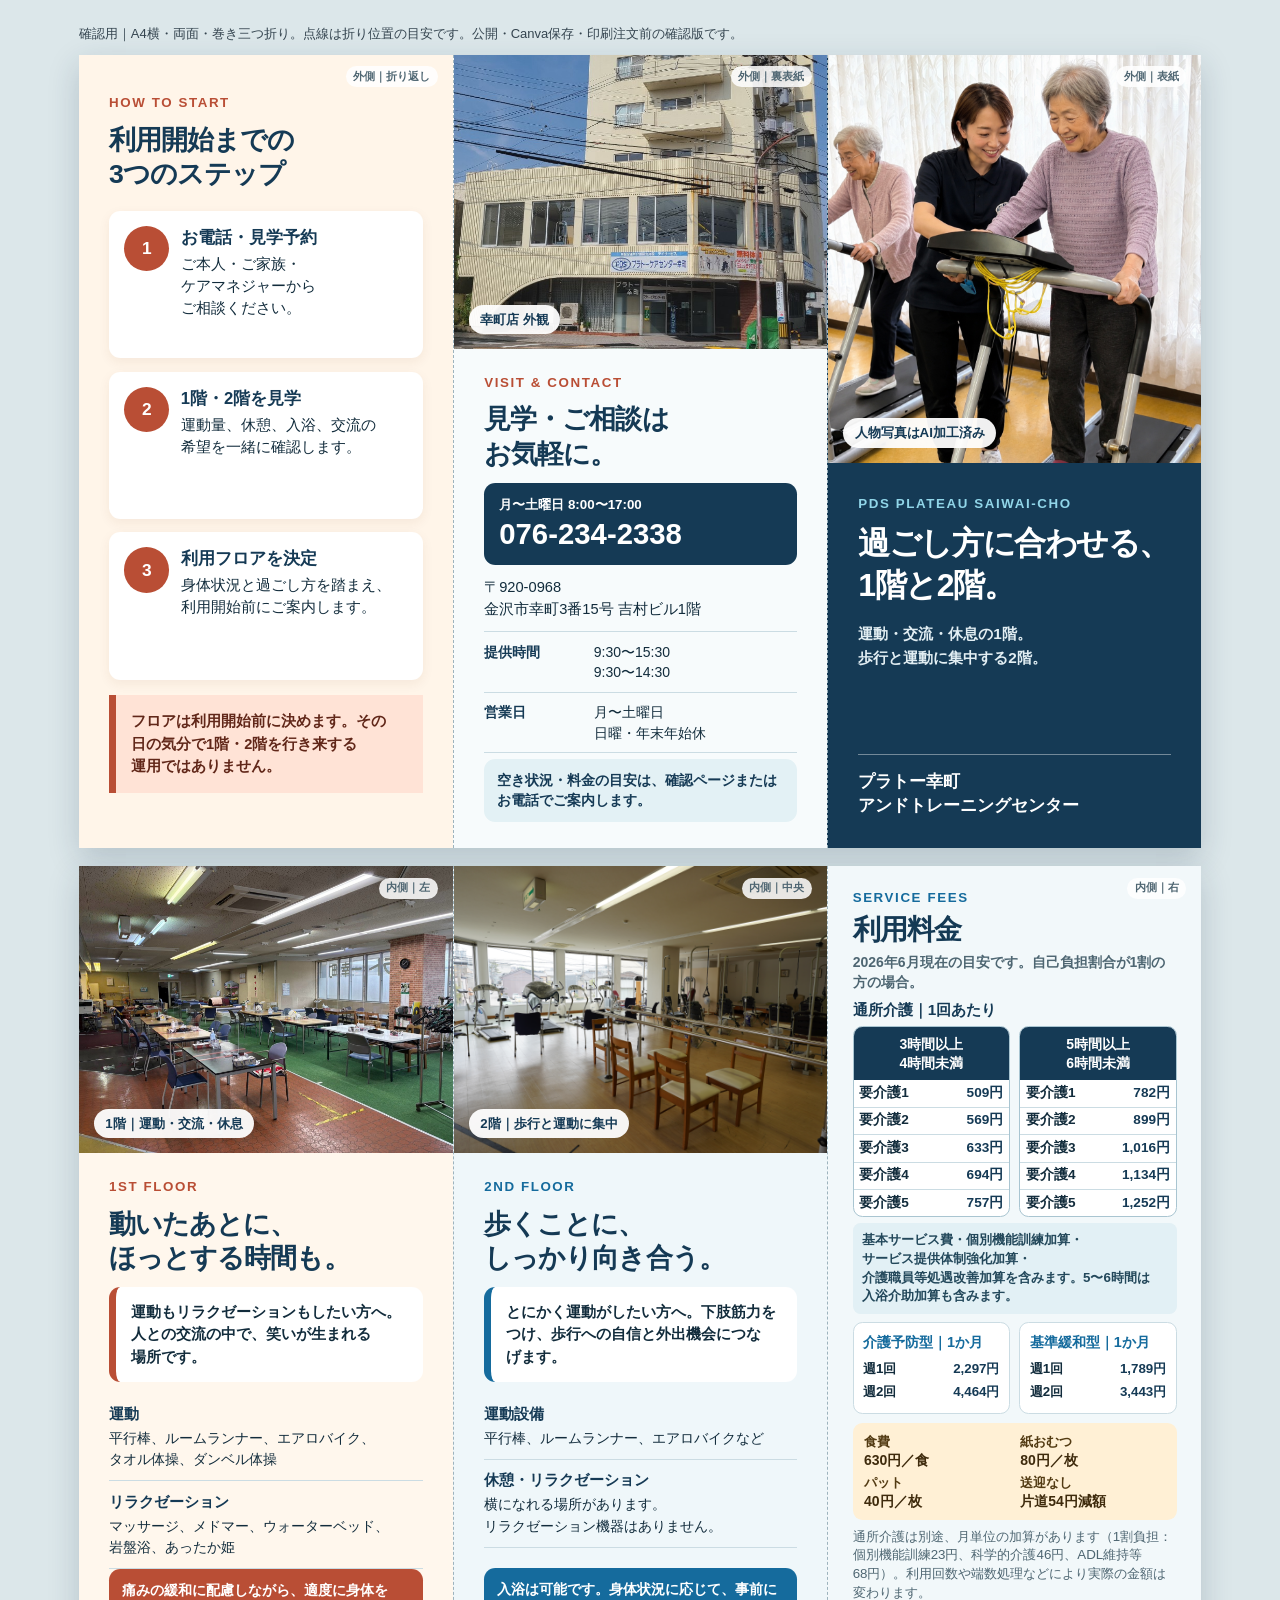
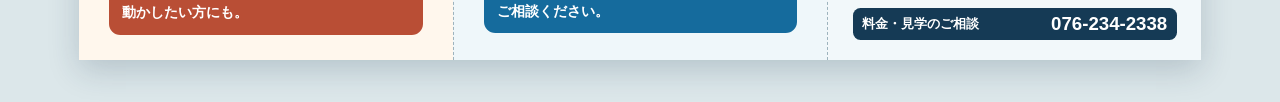
<file: saiwaicho-pamphlet.html>
<!doctype html>
<html lang="ja">
<head>
  <meta charset="utf-8">
  <meta name="viewport" content="width=device-width, initial-scale=1">
  <meta name="robots" content="noindex,nofollow">
  <title>プラトー幸町｜A4三つ折りパンフレット確認用</title>
  <style>
    :root {
      --navy:#153a55;
      --blue:#156b9d;
      --coral:#b94e35;
      --cream:#fff5e9;
      --ice:#eaf5f8;
      --ink:#122c3c;
      --muted:#4e6672;
      --line:#cbdce3;
    }
    * { box-sizing:border-box; }
    html,body { margin:0; }
    body {
      padding:24px 0;
      background:#dce7ea;
      color:var(--ink);
      font-family:"Noto Sans JP","BIZ UDPGothic","Hiragino Kaku Gothic ProN","Yu Gothic",sans-serif;
      -webkit-print-color-adjust:exact;
      print-color-adjust:exact;
      word-break:auto-phrase;
    }
    .guide { width:297mm; margin:0 auto 10px; color:#34444f; font-size:13px; }
    .sheet { width:297mm; height:210mm; display:flex; margin:0 auto 18px; overflow:hidden; background:#fff; box-shadow:0 10px 30px #17334c33; }
    .panel { position:relative; width:99mm; height:210mm; overflow:hidden; border-left:.3mm dashed #9db3bd; }
    .panel:first-child { border-left:0; }
    .label { position:absolute; z-index:5; top:3mm; right:4mm; padding:1mm 2mm; border-radius:99px; background:#ffffffdc; color:#4f6672; font-size:8pt; font-weight:800; }
    .kicker { margin:0 0 2.5mm; color:var(--coral); font-size:10pt; font-weight:900; letter-spacing:.12em; }
    h1,h2,h3,p { margin-top:0; }
    h1 { margin-bottom:4mm; font-size:25pt; line-height:1.28; letter-spacing:-.045em; }
    h2 { margin-bottom:3mm; font-size:20pt; line-height:1.3; letter-spacing:-.035em; }
    h3 { margin-bottom:1mm; font-size:12.5pt; line-height:1.4; }
    p,li { font-size:11pt; line-height:1.58; }
    p { margin-bottom:3mm; }
    .photo { position:relative; overflow:hidden; background:#dce8ed; }
    .photo img { width:100%; height:100%; display:block; object-fit:cover; }
    .caption { position:absolute; left:4mm; bottom:4mm; padding:1.5mm 3mm; border-radius:99px; background:#fffffff0; color:var(--navy); font-size:10pt; font-weight:900; }

    .steps { padding:10mm 8mm 8mm; background:var(--cream); }
    .steps h2 { margin-bottom:5mm; color:var(--navy); }
    .step-list { display:grid; gap:3.5mm; }
    .step { display:grid; grid-template-columns:12mm 1fr; gap:3mm; min-height:39mm; padding:4mm; border-radius:3mm; background:#fff; box-shadow:0 1mm 3mm #76372312; }
    .step-no { display:grid; place-items:center; width:12mm; height:12mm; border-radius:50%; background:var(--coral); color:#fff; font-size:13pt; font-weight:900; }
    .step h3 { color:var(--navy); }
    .step p { margin:0; font-size:11pt; line-height:1.5; }
    .fixed { margin-top:4mm; padding:4mm; border-left:2mm solid var(--coral); background:#ffe3d6; color:#612719; font-size:11pt; font-weight:800; line-height:1.55; }

    .back { background:#f7fbfc; }
    .back-photo { height:78mm; }
    .back-body { height:132mm; padding:6mm 8mm 7mm; display:flex; flex-direction:column; }
    .back h2 { color:var(--navy); }
    .contact-card { padding:3.5mm 4mm; border-radius:3mm; background:var(--navy); color:#fff; }
    .contact-card small { display:block; font-size:10pt; font-weight:700; }
    .phone { display:block; margin:.5mm 0 0; color:#fff; font-size:22pt; font-weight:900; line-height:1.2; text-decoration:none; font-variant-numeric:tabular-nums; }
    .address { margin:3mm 0 !important; font-size:11pt !important; line-height:1.5 !important; }
    .info-list { margin:0; padding:0; list-style:none; border-top:.3mm solid var(--line); }
    .info-list li { display:grid; grid-template-columns:27mm 1fr; gap:2mm; padding:2.5mm 0; border-bottom:.3mm solid var(--line); font-size:10.5pt; line-height:1.45; }
    .info-list b { color:var(--navy); }
    .back-note { margin-top:auto; padding:3mm 3.5mm; border-radius:3mm; background:#e3f1f5; color:var(--navy); font-size:10.5pt; font-weight:800; line-height:1.45; }

    .cover { background:var(--navy); color:#fff; }
    .cover-photo { height:108mm; }
    .cover-photo img { object-position:center 28%; }
    .cover-copy { height:102mm; padding:8mm; display:flex; flex-direction:column; }
    .cover .kicker { color:#91d6e9; }
    .cover h1 { color:#fff; font-size:24pt; line-height:1.3; }
    .cover-lead { margin:0; color:#e2eef3; font-size:11.5pt; font-weight:700; line-height:1.6; }
    .cover-name { margin-top:auto; padding-top:4mm; border-top:.3mm solid #ffffff66; font-size:12.5pt; font-weight:900; line-height:1.45; }

    .floor-one { background:#fff7ed; }
    .floor-two { background:#eff7fa; }
    .floor-photo { height:76mm; }
    .floor-body { height:134mm; padding:6mm 8mm 7mm; display:flex; flex-direction:column; }
    .floor h2 { color:var(--navy); }
    .floor-one .kicker { color:var(--coral); }
    .floor-two .kicker { color:var(--blue); }
    .floor-intro { margin-bottom:3mm; padding:3.5mm 4mm; border-radius:3mm; background:#fff; font-size:11pt; font-weight:800; line-height:1.55; }
    .floor-one .floor-intro { border-left:2mm solid var(--coral); }
    .floor-two .floor-intro { border-left:2mm solid var(--blue); }
    .feature-list { margin:0; padding:0; list-style:none; }
    .feature-list li { padding:2.5mm 0; border-bottom:.3mm solid var(--line); font-size:10.8pt; line-height:1.5; }
    .feature-list b { display:block; margin-bottom:.5mm; color:var(--navy); font-size:11.5pt; }
    .floor-message { margin-top:auto; padding:3mm 3.5mm; border-radius:3mm; color:#fff; font-size:10.8pt; font-weight:800; line-height:1.5; }
    .floor-one .floor-message { background:var(--coral); }
    .floor-two .floor-message { background:var(--blue); }

    .detail { padding:5.5mm 6.5mm 4mm; background:#f2f8fa; }
    .detail .kicker { margin-bottom:1mm; color:var(--blue); }
    .detail h2 { margin-bottom:1mm; color:var(--navy); font-size:21pt; }
    .fee-lead { margin-bottom:2mm; color:var(--muted); font-size:10.5pt; font-weight:800; line-height:1.45; }
    .fee-section-title { margin:0 0 1.5mm; color:var(--navy); font-size:11.5pt; font-weight:900; line-height:1.35; }
    .fee-grid { display:grid; grid-template-columns:1fr 1fr; gap:2.5mm; }
    .fee-card { overflow:hidden; border:.35mm solid #a9c5d1; border-radius:2.5mm; background:#fff; }
    .fee-card h3 { margin:0; padding:2mm 1.5mm; background:var(--navy); color:#fff; font-size:10.5pt; line-height:1.35; text-align:center; }
    .fee-card table { width:100%; border-collapse:collapse; font-variant-numeric:tabular-nums; }
    .fee-card th,.fee-card td { padding:1.25mm 1.5mm; border-bottom:.25mm solid var(--line); font-size:10.2pt; line-height:1.25; }
    .fee-card tr:last-child th,.fee-card tr:last-child td { border-bottom:0; }
    .fee-card th { color:var(--ink); font-weight:800; text-align:left; white-space:nowrap; }
    .fee-card td { color:var(--navy); font-weight:900; text-align:right; white-space:nowrap; }
    .included-note { margin:1.5mm 0 2mm; padding:2.2mm 2.5mm; border-radius:2mm; background:#e2f0f5; color:#23485b; font-size:10pt; font-weight:800; line-height:1.4; }
    .monthly-grid { display:grid; grid-template-columns:1fr 1fr; gap:2.5mm; }
    .monthly-card { padding:2.5mm; border-radius:2.5mm; background:#fff; border:.35mm solid var(--line); }
    .monthly-card h3 { margin:0 0 1.2mm; color:var(--blue); font-size:10.8pt; }
    .monthly-row { display:flex; justify-content:space-between; gap:2mm; padding:.7mm 0; font-size:10pt; font-weight:800; line-height:1.35; }
    .monthly-row strong { color:var(--navy); white-space:nowrap; font-variant-numeric:tabular-nums; }
    .extra-costs { display:grid; grid-template-columns:1fr 1fr; gap:1mm 3mm; margin-top:2.5mm; padding:2.5mm 3mm; border-radius:2.5mm; background:#fff0d5; color:#533b13; }
    .extra-costs div { font-size:10pt; font-weight:800; line-height:1.35; }
    .extra-costs strong { color:#3e2a0c; font-size:10.5pt; font-variant-numeric:tabular-nums; }
    .monthly-addons { margin:2mm 0 0; color:var(--muted); font-size:10pt; line-height:1.4; }
    .fee-contact { display:flex; align-items:center; justify-content:space-between; gap:2mm; margin-top:1.5mm; padding:1.3mm 2.5mm; border-radius:2mm; background:var(--navy); color:#fff; }
    .fee-contact span { font-size:10pt; font-weight:800; }
    .fee-contact a { color:#fff; font-size:14pt; font-weight:900; line-height:1.2; text-decoration:none; white-space:nowrap; font-variant-numeric:tabular-nums; }

    @media print {
      @page { size:A4 landscape; margin:0; }
      body { padding:0; background:#fff; }
      .guide { display:none; }
      .sheet { margin:0; box-shadow:none; page-break-after:always; }
      .sheet:last-child { page-break-after:auto; }
      .label { display:none; }
    }
  </style>
</head>
<body>
  <p class="guide">確認用｜A4横・両面・巻き三つ折り。点線は折り位置の目安です。公開・Canva保存・印刷注文前の確認版です。</p>

  <section class="sheet" aria-label="パンフレット外側">
    <article class="panel steps">
      <span class="label">外側｜折り返し</span>
      <p class="kicker">HOW TO START</p>
      <h2>利用開始までの<br>3つのステップ</h2>
      <div class="step-list">
        <div class="step"><span class="step-no">1</span><div><h3>お電話・見学予約</h3><p>ご本人・ご家族・ケアマネジャーからご相談ください。</p></div></div>
        <div class="step"><span class="step-no">2</span><div><h3>1階・2階を見学</h3><p>運動量、休憩、入浴、交流の希望を一緒に確認します。</p></div></div>
        <div class="step"><span class="step-no">3</span><div><h3>利用フロアを決定</h3><p>身体状況と過ごし方を踏まえ、利用開始前にご案内します。</p></div></div>
      </div>
      <div class="fixed">フロアは利用開始前に決めます。その日の気分で1階・2階を行き来する運用ではありません。</div>
    </article>

    <article class="panel back">
      <span class="label">外側｜裏表紙</span>
      <div class="photo back-photo"><img src="assets/saiwaicho/exterior.jpg" alt="プラトー幸町店の外観"><span class="caption">幸町店 外観</span></div>
      <div class="back-body">
        <p class="kicker">VISIT &amp; CONTACT</p>
        <h2>見学・ご相談は<br>お気軽に。</h2>
        <div class="contact-card"><small>月〜土曜日 8:00〜17:00</small><a class="phone" href="tel:0762342338">076-234-2338</a></div>
        <p class="address">〒920-0968<br>金沢市幸町3番15号 吉村ビル1階</p>
        <ul class="info-list"><li><b>提供時間</b><span>9:30〜15:30<br>9:30〜14:30</span></li><li><b>営業日</b><span>月〜土曜日<br>日曜・年末年始休</span></li></ul>
        <div class="back-note">空き状況・料金の目安は、確認ページまたはお電話でご案内します。</div>
      </div>
    </article>

    <article class="panel cover">
      <span class="label">外側｜表紙</span>
      <div class="photo cover-photo"><img src="assets/saiwaicho/hero-ai-training.png" alt="スタッフと一緒にルームランナーで運動する様子"><span class="caption">人物写真はAI加工済み</span></div>
      <div class="cover-copy">
        <p class="kicker">PDS PLATEAU SAIWAI-CHO</p>
        <h1>過ごし方に合わせる、<br>1階と2階。</h1>
        <p class="cover-lead">運動・交流・休息の1階。<br>歩行と運動に集中する2階。</p>
        <div class="cover-name">プラトー幸町<br>アンドトレーニングセンター</div>
      </div>
    </article>
  </section>

  <section class="sheet" aria-label="パンフレット内側">
    <article class="panel floor floor-one">
      <span class="label">内側｜左</span>
      <div class="photo floor-photo"><img src="assets/saiwaicho/floor-one.jpg" alt="1階の交流と運動の空間"><span class="caption">1階｜運動・交流・休息</span></div>
      <div class="floor-body">
        <p class="kicker">1ST FLOOR</p>
        <h2>動いたあとに、<br>ほっとする時間も。</h2>
        <div class="floor-intro">運動もリラクゼーションもしたい方へ。人との交流の中で、笑いが生まれる場所です。</div>
        <ul class="feature-list">
          <li><b>運動</b>平行棒、ルームランナー、エアロバイク、タオル体操、ダンベル体操</li>
          <li><b>リラクゼーション</b>マッサージ、メドマー、ウォーターベッド、岩盤浴、あったか姫</li>
        </ul>
        <div class="floor-message">痛みの緩和に配慮しながら、適度に身体を動かしたい方にも。</div>
      </div>
    </article>

    <article class="panel floor floor-two">
      <span class="label">内側｜中央</span>
      <div class="photo floor-photo"><img src="assets/saiwaicho/floor-two-wide.jpg" alt="2階の平行棒と運動機器"><span class="caption">2階｜歩行と運動に集中</span></div>
      <div class="floor-body">
        <p class="kicker">2ND FLOOR</p>
        <h2>歩くことに、<br>しっかり向き合う。</h2>
        <div class="floor-intro">とにかく運動がしたい方へ。下肢筋力をつけ、歩行への自信と外出機会につなげます。</div>
        <ul class="feature-list">
          <li><b>運動設備</b>平行棒、ルームランナー、エアロバイクなど</li>
          <li><b>休憩・リラクゼーション</b>横になれる場所があります。リラクゼーション機器はありません。</li>
        </ul>
        <div class="floor-message">入浴は可能です。身体状況に応じて、事前にご相談ください。</div>
      </div>
    </article>

    <article class="panel detail">
      <span class="label">内側｜右</span>
      <p class="kicker">SERVICE FEES</p>
      <h2>利用料金</h2>
      <p class="fee-lead">2026年6月現在の目安です。自己負担割合が1割の方の場合。</p>

      <p class="fee-section-title">通所介護｜1回あたり</p>
      <div class="fee-grid">
        <section class="fee-card">
          <h3>3時間以上<br>4時間未満</h3>
          <table aria-label="3時間以上4時間未満の利用料金">
            <tbody>
              <tr><th>要介護1</th><td>509円</td></tr>
              <tr><th>要介護2</th><td>569円</td></tr>
              <tr><th>要介護3</th><td>633円</td></tr>
              <tr><th>要介護4</th><td>694円</td></tr>
              <tr><th>要介護5</th><td>757円</td></tr>
            </tbody>
          </table>
        </section>
        <section class="fee-card">
          <h3>5時間以上<br>6時間未満</h3>
          <table aria-label="5時間以上6時間未満の利用料金">
            <tbody>
              <tr><th>要介護1</th><td>782円</td></tr>
              <tr><th>要介護2</th><td>899円</td></tr>
              <tr><th>要介護3</th><td>1,016円</td></tr>
              <tr><th>要介護4</th><td>1,134円</td></tr>
              <tr><th>要介護5</th><td>1,252円</td></tr>
            </tbody>
          </table>
        </section>
      </div>
      <div class="included-note">基本サービス費・個別機能訓練加算・サービス提供体制強化加算・介護職員等処遇改善加算を含みます。5〜6時間は入浴介助加算も含みます。</div>

      <div class="monthly-grid">
        <section class="monthly-card">
          <h3>介護予防型｜1か月</h3>
          <div class="monthly-row"><span>週1回</span><strong>2,297円</strong></div>
          <div class="monthly-row"><span>週2回</span><strong>4,464円</strong></div>
        </section>
        <section class="monthly-card">
          <h3>基準緩和型｜1か月</h3>
          <div class="monthly-row"><span>週1回</span><strong>1,789円</strong></div>
          <div class="monthly-row"><span>週2回</span><strong>3,443円</strong></div>
        </section>
      </div>

      <div class="extra-costs">
        <div>食費<br><strong>630円／食</strong></div>
        <div>紙おむつ<br><strong>80円／枚</strong></div>
        <div>パット<br><strong>40円／枚</strong></div>
        <div>送迎なし<br><strong>片道54円減額</strong></div>
      </div>
      <p class="monthly-addons">通所介護は別途、月単位の加算があります（1割負担：個別機能訓練23円、科学的介護46円、ADL維持等68円）。利用回数や端数処理などにより実際の金額は変わります。</p>
      <div class="fee-contact"><span>料金・見学のご相談</span><a href="tel:0762342338">076-234-2338</a></div>
    </article>
  </section>
</body>
</html>
</file>
<file: assets/saiwaicho.css>
@import url("tokens.css");

:root {
  --saiwai-navy: #17334c;
  --saiwai-blue: #195a93;
  --saiwai-sky: #eaf5fb;
  --saiwai-coral: #c65e44;
  --saiwai-cream: #fff8ef;
  --saiwai-ink: #1f2d38;
  --saiwai-line: #c6d8e2;
  --saiwai-muted: #5f6d76;
  --saiwai-white: #ffffff;
  --saiwai-radius: 22px;
}

* { box-sizing: border-box; }
html { scroll-behavior: smooth; }
body {
  margin: 0;
  color: var(--saiwai-ink);
  background: #f7fafb;
  font-family: "Noto Sans JP", "Hiragino Kaku Gothic ProN", "Yu Gothic", sans-serif;
  font-size: 18px;
  line-height: 1.85;
}
img { display: block; width: 100%; height: auto; }
a { color: inherit; }
button, select { font: inherit; }
.draft-banner { padding: 8px 20px; color: #fff; background: var(--saiwai-navy); text-align: center; font-size: 14px; line-height: 1.5; }
.site-header { position: sticky; z-index: 30; top: 0; border-bottom: 1px solid #d6e0e6; background: rgba(255,255,255,.94); backdrop-filter: blur(8px); }
.header-inner, .container { width: min(1120px, calc(100% - 40px)); margin: 0 auto; }
.header-inner { min-height: 72px; display: flex; justify-content: space-between; align-items: center; gap: 16px; }
.brand { color: var(--saiwai-navy); text-decoration: none; font-weight: 800; line-height: 1.25; }
.brand small { display: block; font-size: 12px; letter-spacing: .08em; }
.site-nav { display: flex; align-items: center; gap: 18px; font-size: 15px; }
.site-nav a { text-decoration: none; }
.site-nav .nav-cta, .button { display: inline-flex; justify-content: center; align-items: center; min-height: 50px; padding: 10px 20px; border: 0; border-radius: 999px; color: #fff; background: var(--saiwai-blue); text-decoration: none; font-weight: 800; cursor: pointer; }
.site-nav .nav-cta { min-height: 40px; font-size: 14px; }
.hero { overflow: hidden; position: relative; min-height: 620px; color: #fff; background: var(--saiwai-navy); }
.hero-media { position: absolute; inset: 0 0 0 43%; }
.hero-media::after { content: ""; position: absolute; inset: 0; background: linear-gradient(90deg, var(--saiwai-navy) 0%, rgba(23,51,76,.78) 18%, rgba(23,51,76,.08) 68%); }
.hero-media img { height: 100%; object-fit: cover; object-position: center; }
.hero-inner { position: relative; z-index: 1; width: min(1120px, calc(100% - 40px)); min-height: 620px; margin: auto; display: flex; align-items: center; }
.eyebrow { margin: 0 0 14px; color: #8dd3ed; font-size: 14px; font-weight: 800; letter-spacing: .12em; }
h1, h2, h3, p { margin-top: 0; }
h1 { max-width: 680px; margin-bottom: 22px; font-size: clamp(42px, 5.5vw, 72px); line-height: 1.22; letter-spacing: -.04em; }
.hero-lead { max-width: 570px; margin-bottom: 28px; font-size: 21px; font-weight: 600; }
.photo-note { margin: 16px 0 0; color: #d7edf6; font-size: 13px; }
.hero-steps { display: flex; flex-wrap: wrap; gap: 10px; max-width: 560px; }
.hero-steps span { padding: 6px 12px; border: 1px solid rgba(255,255,255,.5); border-radius: 999px; background: rgba(0,0,0,.15); font-size: 14px; }
.hero-care-link { margin-top: 22px; color: var(--saiwai-navy); background: #fff; }
.section { padding: 88px 0; }
.section--cream { background: var(--saiwai-cream); }
.section--blue { color: #fff; background: var(--saiwai-navy); }
.section-kicker { margin-bottom: 8px; color: var(--saiwai-coral); font-size: 15px; font-weight: 800; letter-spacing: .1em; }
.section--blue .section-kicker { color: #8dd3ed; }
h2 { margin-bottom: 24px; color: var(--saiwai-navy); font-size: clamp(30px, 4vw, 48px); line-height: 1.38; letter-spacing: -.03em; }
.section--blue h2 { color: #fff; }
h3 { color: var(--saiwai-navy); font-size: 25px; line-height: 1.45; }
.section--blue h3 { color: #fff; }
.lede { max-width: 740px; color: var(--saiwai-muted); font-size: 20px; }
.section--blue .lede { color: #d9e9f1; }
.floor-choice { display: grid; grid-template-columns: 1fr 1fr; gap: 20px; }
.choice-card { min-height: 250px; padding: 32px; border-radius: var(--saiwai-radius); color: var(--saiwai-ink); text-decoration: none; box-shadow: 0 10px 28px rgba(30,53,67,.08); }
.choice-card--one { background: #fff1e5; border-top: 8px solid var(--saiwai-coral); }
.choice-card--two { background: #e4f3fb; border-top: 8px solid var(--saiwai-blue); }
.choice-card strong { display: block; margin-bottom: 12px; font-size: 30px; line-height: 1.25; }
.floor-block { display: grid; grid-template-columns: 1.08fr .92fr; gap: 48px; align-items: center; }
.floor-block--reverse { grid-template-columns: .92fr 1.08fr; }
.floor-block--reverse .floor-image { order: 2; }
.floor-label { display: inline-flex; margin-bottom: 14px; padding: 5px 12px; border-radius: 999px; color: #fff; background: var(--saiwai-coral); font-size: 14px; font-weight: 800; }
.floor-label--two { background: var(--saiwai-blue); }
.floor-image { overflow: hidden; border-radius: var(--saiwai-radius); box-shadow: 0 14px 36px rgba(30,53,67,.16); }
.floor-image img { aspect-ratio: 4 / 3; object-fit: cover; }
.feature-list { padding: 0; list-style: none; }
.feature-list li { position: relative; margin: 10px 0; padding-left: 30px; }
.feature-list li::before { content: ""; position: absolute; top: .78em; left: 2px; width: 13px; height: 13px; border-radius: 50%; background: var(--saiwai-coral); }
.feature-list--two li::before { background: #63b6da; }
.gallery { display: grid; grid-template-columns: 1.25fr .75fr .75fr; gap: 16px; }
.gallery figure { margin: 0; overflow: hidden; border-radius: 16px; background: #fff; }
.gallery img { aspect-ratio: 4 / 3; object-fit: cover; }
.gallery figcaption { padding: 12px 14px; font-size: 15px; line-height: 1.5; }
.note-box { padding: 22px 24px; border-left: 6px solid var(--saiwai-coral); border-radius: 0 14px 14px 0; background: #fff; }
.section--blue .note-box { border-color: #8dd3ed; color: var(--saiwai-ink); }
.availability-wrap, .simulator, .fact-panel { padding: 30px; border-radius: var(--saiwai-radius); background: #fff; color: var(--saiwai-ink); box-shadow: 0 12px 28px rgba(8,27,43,.18); }
.availability-wrap { padding: 32px; }
.availability-toolbar { display: flex; justify-content: space-between; align-items: center; gap: 24px; margin-bottom: 24px; }
.availability-status { margin: 0; color: var(--saiwai-muted); font-size: 18px; }
.availability-legend { display: flex; flex-wrap: wrap; gap: 8px; }
.availability-legend span { display: inline-flex; align-items: center; min-height: 36px; padding: 4px 12px; border-radius: 999px; font-size: 14px; font-weight: 700; }
.legend-many, .status-many { color: #1c7b51; background: #e6f4ec; }
.legend-few, .status-few { color: #956319; background: #fbf1dc; }
.legend-none, .status-none { color: #c0392b; background: #fbe9e7; }
.status-info { color: #3335bb; background: #eef0fb; }
.availability-grid { display: grid; grid-template-columns: repeat(3, minmax(0, 1fr)); gap: 16px; }
.availability-day { overflow: hidden; border: 1px solid #d8e3e9; border-radius: 14px; background: #fff; box-shadow: 0 6px 16px rgba(23,51,76,.08); }
.availability-day h3 { display: flex; align-items: baseline; gap: 4px; min-height: 56px; margin: 0; padding: 12px 16px; color: #fff; background: var(--saiwai-navy); font-size: 18px; }
.availability-day h3 span { font-size: 26px; font-weight: 900; }
.availability-main { padding: 16px; }
.availability-bath { display: grid; grid-template-columns: minmax(0, 1fr) 128px; align-items: center; gap: 12px; min-height: 72px; padding: 12px 16px; border-top: 1px solid #e4e6f0; }
.availability-label { font-size: 18px; font-weight: 700; }
.availability-badge { display: inline-flex; align-items: center; justify-content: flex-start; gap: 8px; min-height: 44px; padding: 8px 12px; border-radius: 8px; font-size: 18px; font-weight: 900; white-space: nowrap; }
.availability-badge--main { width: 100%; min-height: 56px; padding: 12px 16px; font-size: 20px; }
.availability-badge i { width: 20px; font-style: normal; font-size: 20px; text-align: center; }
.availability-error { grid-column: 1 / -1; display: grid; gap: 8px; padding: 24px; border: 1px solid #e0b4ae; border-radius: 14px; color: #c0392b; background: #fbe9e7; }
.form-grid { display: grid; grid-template-columns: repeat(2, 1fr); gap: 18px; }
.form-grid label { display: block; font-size: 16px; font-weight: 700; }
.form-grid select { width: 100%; margin-top: 6px; padding: 12px; border: 1px solid #9eb4c1; border-radius: 8px; background: #fff; }
.estimate-result { margin-top: 24px; padding: 22px; border-radius: 16px; background: #edf6fa; }
.estimate-result strong { color: var(--saiwai-navy); font-size: 28px; }
.estimate-result small { display: block; margin-top: 10px; color: var(--saiwai-muted); }
.hidden { display: none !important; }
.price-breakdown { margin: 18px 0 0; padding: 0; list-style: none; font-size: 15px; }
.price-breakdown li { display: flex; justify-content: space-between; gap: 24px; padding: 7px 0; border-bottom: 1px solid #d7e3e9; }
.price-breakdown b { text-align: right; }
.price-table { width: 100%; border-collapse: collapse; margin-top: 16px; font-size: 16px; }
.price-table th, .price-table td { padding: 10px; border-bottom: 1px solid #dce5e9; text-align: left; }
.price-table th { background: #edf6fa; }
.faq { display: grid; gap: 12px; }
.faq details { padding: 18px 20px; border: 1px solid var(--saiwai-line); border-radius: 12px; background: #fff; }
.faq summary { color: var(--saiwai-navy); font-weight: 800; cursor: pointer; }
.contact { display: grid; grid-template-columns: 1.2fr .8fr; gap: 24px; padding: 36px; border-radius: var(--saiwai-radius); color: #fff; background: var(--saiwai-blue); }
.contact h2, .contact h3 { color: #fff; }
.contact .button { color: var(--saiwai-navy); background: #fff; }
.contact a:not(.button) { color: #fff; font-weight: 800; }
.contact p { margin-bottom: 12px; }
.footer { padding: 34px 20px; color: #cbdbe5; background: #102738; text-align: center; font-size: 14px; }
.care-hero { padding: 104px 0 82px; color: #fff; background: linear-gradient(120deg, var(--saiwai-navy), var(--saiwai-blue)); }
.care-hero h1 { max-width: none; }
.care-hero .lede { color: #d8ebf4; }
.care-grid { display: grid; grid-template-columns: repeat(3, 1fr); gap: 18px; }
.care-card { padding: 24px; border: 1px solid #d4e2e9; border-radius: 16px; background: #fff; }
.care-card h3 { margin-bottom: 12px; font-size: 22px; }
.section--blue .care-card, .section--blue .care-card h3, .section--blue .care-card p { color: var(--saiwai-ink); }
.confirm-table { width: 100%; border-collapse: collapse; background: #fff; }
.confirm-table th, .confirm-table td { padding: 14px; border: 1px solid #d7e2e7; text-align: left; vertical-align: top; }
.confirm-table th { width: 31%; color: var(--saiwai-navy); background: #edf6fa; }
.source-note { color: var(--saiwai-muted); font-size: 14px; }

@media (max-width: 760px) {
  body { font-size: 18px; }
  .header-inner { min-height: 62px; }
  .site-nav a:not(.nav-cta) { display: none; }
  .hero, .hero-inner { min-height: 650px; }
  .hero-media { inset: 0; opacity: .38; }
  .hero-media::after { background: linear-gradient(90deg, rgba(23,51,76,.98), rgba(23,51,76,.65)); }
	  h1 { font-size: 43px; }
	  h1, h2, h3 { word-break: auto-phrase; overflow-wrap: anywhere; text-wrap: balance; }
	  .contact > * { min-width: 0; }
  .hero-lead, .lede { font-size: 18px; }
  .section { padding: 64px 0; }
  .floor-choice, .floor-block, .floor-block--reverse, .gallery, .form-grid, .contact, .care-grid { grid-template-columns: 1fr; }
  .floor-block--reverse .floor-image { order: 0; }
  .gallery figure:first-child { grid-row: auto; }
  .availability-wrap, .simulator, .fact-panel { padding: 24px 16px; }
  .availability-toolbar { align-items: flex-start; flex-direction: column; gap: 16px; }
  .availability-grid { grid-template-columns: 1fr; }
  .availability-row { grid-template-columns: minmax(0, 1fr) 136px; }
  .contact { padding: 28px 22px; }
  .confirm-table { font-size: 15px; }
  .confirm-table th { width: 38%; }
	#codes { scroll-margin-top: 80px; }
	#codes .availability-wrap { overflow: visible; padding-inline: 0; }
	#codes .confirm-table, #codes .confirm-table tbody, #codes .confirm-table tr, #codes .confirm-table td { display: block; width: 100%; }
	#codes .confirm-table thead { display: none; }
	#codes .confirm-table tr { margin-bottom: 12px; overflow: hidden; border: 1px solid #d7e2e7; border-radius: 12px; background: #fff; }
	#codes .confirm-table td { display: grid; grid-template-columns: 128px minmax(0, 1fr); gap: 12px; padding: 12px 14px; border: 0; border-bottom: 1px solid #d7e2e7; }
	#codes .confirm-table td::before { color: var(--saiwai-navy); font-weight: 900; white-space: nowrap; }
	#codes .confirm-table td:nth-child(1)::before { content: "区分"; }
	#codes .confirm-table td:nth-child(2)::before { content: "内容"; }
	#codes .confirm-table td:nth-child(3)::before { content: "サービスコード"; }
	#codes .confirm-table tr:last-child td:not(:last-child) { border-bottom: 1px solid #d7e2e7; }
}
</file>
<file: mobile-review.css>
/* Smartphone-only corrections; desktop and printed page layout stay unchanged. */
.pds-mobile-call{display:none}
@media screen and (max-width:640px){
  html{scroll-padding-bottom:calc(112px + env(safe-area-inset-bottom,0px))}
  h1,h2,h3,p,li,dt,dd,th,td,label{word-break:auto-phrase;overflow-wrap:normal;line-break:strict}
  h1,h2,h3{text-wrap:balance}
  .pds-phrase,.pds-number,.pds-word{display:inline-block;text-indent:0;max-width:100%;vertical-align:baseline}
  .pds-number{white-space:nowrap}
  a[href^="tel:"]{word-break:normal}
  .phone{font-size:clamp(24px,7.4vw,32px)!important;white-space:nowrap}
  .inner,.card,.sim-panel,.sim-form,.result-panel,.sim-result,.form-grid>*,.hero-copy{min-width:0}
  select{min-width:0;max-width:100%}
  .btn,.button,button{max-width:100%;height:auto;line-height:1.5;word-break:auto-phrase;overflow-wrap:normal;text-wrap:balance}
  .availability-table{width:100%!important;min-width:0!important;table-layout:fixed}
  .availability-table th,.availability-table td{padding:12px 8px!important;overflow-wrap:normal}
  .availability-table th:first-child,.availability-table td:first-child{width:48px!important}
  .availability-table th:not(:first-child){width:auto!important}
  .availability-table .status,.availability-table .badge{max-width:100%;min-width:0;padding-left:4px;padding-right:4px}
  .pds-stack-table{width:100%!important;min-width:0!important;border:0!important}
  .pds-stack-table thead{position:absolute;width:1px;height:1px;overflow:hidden;clip-path:inset(50%)}
  .pds-stack-table tbody,.pds-stack-table tr{display:block;width:100%}
  .pds-stack-table tbody tr{margin-bottom:16px;border:1px solid var(--line,#ddd);border-radius:8px;overflow:hidden}
  .pds-stack-table tbody td{display:grid!important;grid-template-columns:minmax(72px,.65fr) minmax(0,1fr);gap:8px;width:100%!important;padding:12px 8px!important;text-align:left!important;border-width:0 0 1px!important;white-space:normal}
  .pds-stack-table tbody td::before{content:attr(data-mobile-label);font-weight:700;word-break:auto-phrase}
  .pds-call-page{padding-bottom:calc(104px + env(safe-area-inset-bottom,0px))!important}
  .pds-mobile-call{display:block;position:fixed;z-index:50;left:0;right:0;bottom:0;padding:8px 16px calc(8px + env(safe-area-inset-bottom,0px));background:rgba(255,255,255,.97);border-top:1px solid var(--line,#ddd)}
  .pds-mobile-call a{display:flex;flex-direction:column;align-items:center;justify-content:center;min-height:64px;gap:0;padding:8px 16px;border-radius:8px;background:var(--pds-call-color,#3335BB);color:#fff;text-decoration:none;font:700 18px/1.4 "Noto Sans JP","Hiragino Sans",sans-serif;white-space:nowrap}
  .pds-mobile-call strong{font-size:24px;line-height:1.3;font-variant-numeric:tabular-nums}
  .pds-mobile-call a:focus-visible{outline:3px solid #14172b;outline-offset:2px}
  .mobile-actions{padding-bottom:calc(10px + env(safe-area-inset-bottom,0px))}
}
@media print{.pds-mobile-call{display:none!important}}

@media screen and (max-width:640px){.hero h1,.care-hero h1{font-size:32px}.availability-day h3{white-space:nowrap}.button{padding-left:12px;padding-right:12px}.site-header .brand{min-width:0}}

@media screen and (max-width:640px){.pds-phrase br{display:none}}

@media screen and (max-width:640px){
 h1:has(.pds-phrase){font-size:28px!important}
 h2:has(.pds-phrase){font-size:26px!important}
 h3:has(.pds-phrase){font-size:20px!important}
 .pds-phrase{white-space:nowrap;max-width:none}
 .pds-stack-table thead th{display:none}
}
@media screen and (min-width:360px) and (max-width:640px){h1:has(.pds-phrase){font-size:32px!important}}

@media screen and (max-width:640px){
 .pds-phrase,.pds-number,.pds-word{display:inline-block!important;font:inherit!important;color:inherit!important;letter-spacing:inherit!important;text-transform:inherit!important;margin:0!important;padding:0!important;border:0!important;border-radius:0!important;background:none!important;box-shadow:none!important;min-width:0!important;min-height:0!important;width:auto!important;height:auto!important}
}

@media screen and (max-width:640px){.pds-phrase>strong,.pds-phrase>em{display:inline!important}h1:has(.pds-phrase) strong:empty,h2:has(.pds-phrase) strong:empty{display:none!important}}

.pds-cell-value{display:contents}
@media screen and (max-width:640px){.pds-cell-value{display:block;min-width:0}}

.pds-label-text{display:contents}
@media screen and (max-width:640px){
 .pds-label-text{display:block;min-width:0;flex:1}
 .total{font-size:32px!important;line-height:1.4}
 .field select,select{appearance:none;-webkit-appearance:none;width:100%;max-width:100%;min-width:0;min-height:48px;padding-right:32px;background-image:url("data:image/svg+xml,%3Csvg xmlns='http://www.w3.org/2000/svg' width='16' height='16' viewBox='0 0 16 16'%3E%3Cpath d='M4 6l4 4 4-4' fill='none' stroke='%23555B73' stroke-width='2'/%3E%3C/svg%3E");background-position:right 8px center;background-repeat:no-repeat;box-sizing:border-box}
 .fact-table th{width:112px!important;padding-left:8px!important;padding-right:8px!important}
 .fact-table td{padding-left:8px!important;padding-right:8px!important}
}

@media screen and (max-width:640px){.pds-word{white-space:nowrap}}

@media screen and (max-width:640px){select{overflow:hidden;text-overflow:ellipsis}}

.pds-flow-text{display:contents}
@media screen and (max-width:640px){
 .pds-flow-text{display:block!important;min-width:0!important;font:inherit!important;color:inherit!important;padding:0!important;margin:0!important;white-space:normal}
 .availability-table th:first-child,.availability-table td:first-child{width:56px!important}
}

@media screen and (max-width:640px){.code-table td{grid-template-columns:1fr!important;gap:4px!important}.code-table td::before{white-space:normal!important}}

@media screen and (max-width:640px){#codes td{grid-template-columns:1fr!important;gap:4px!important}#codes td::before{white-space:normal!important}}
</file>
